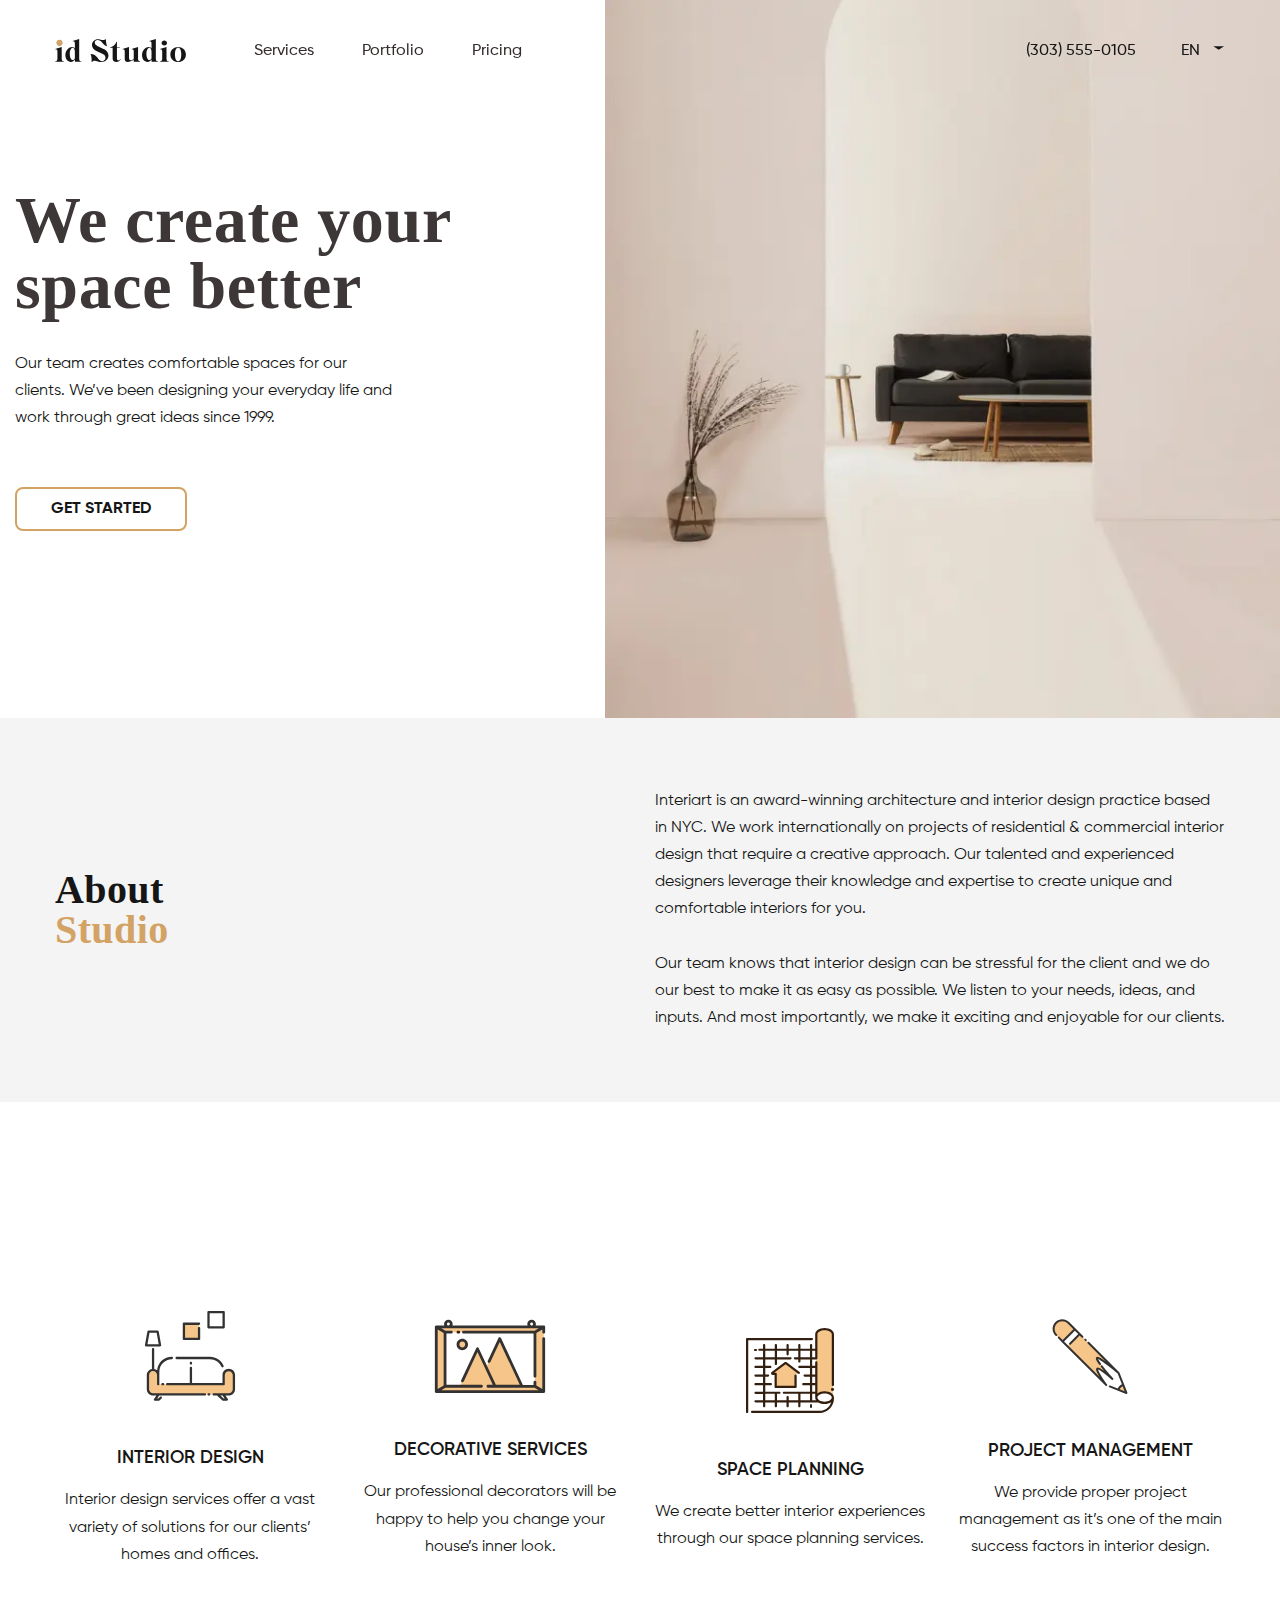
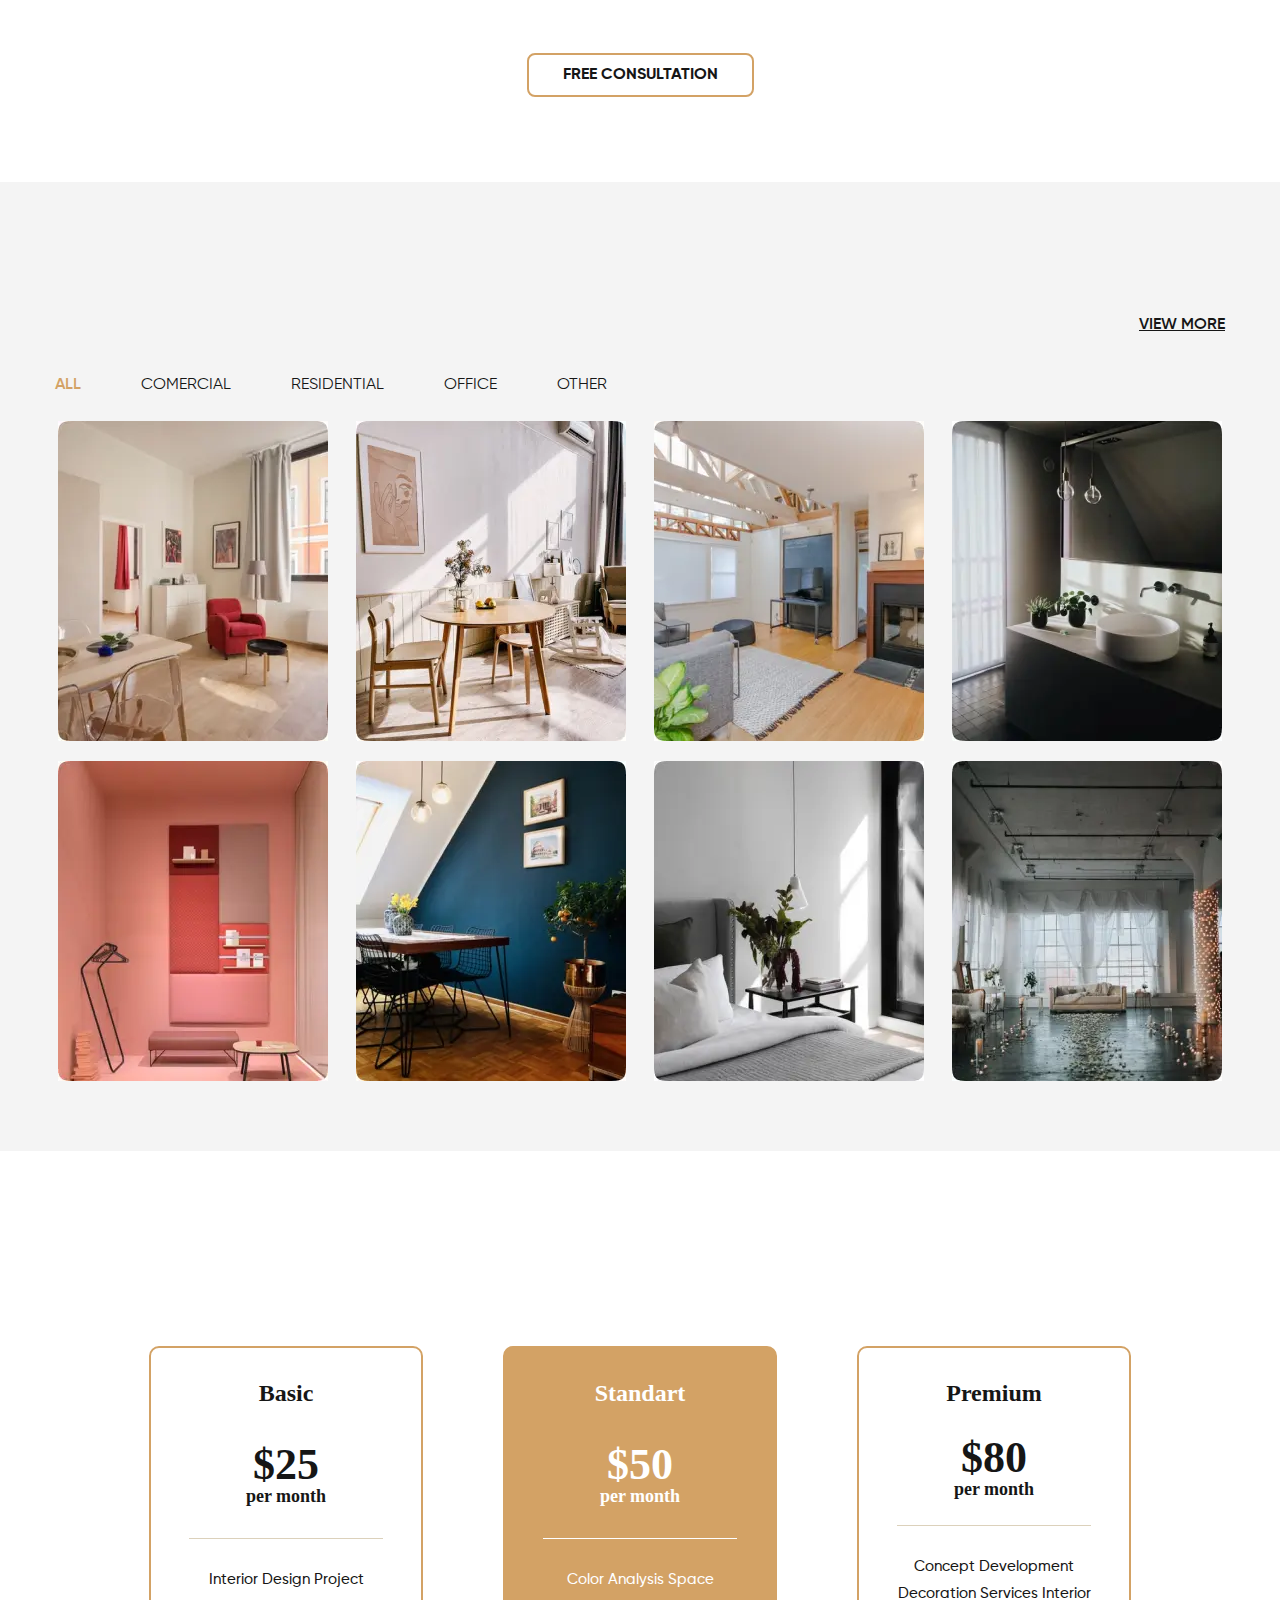
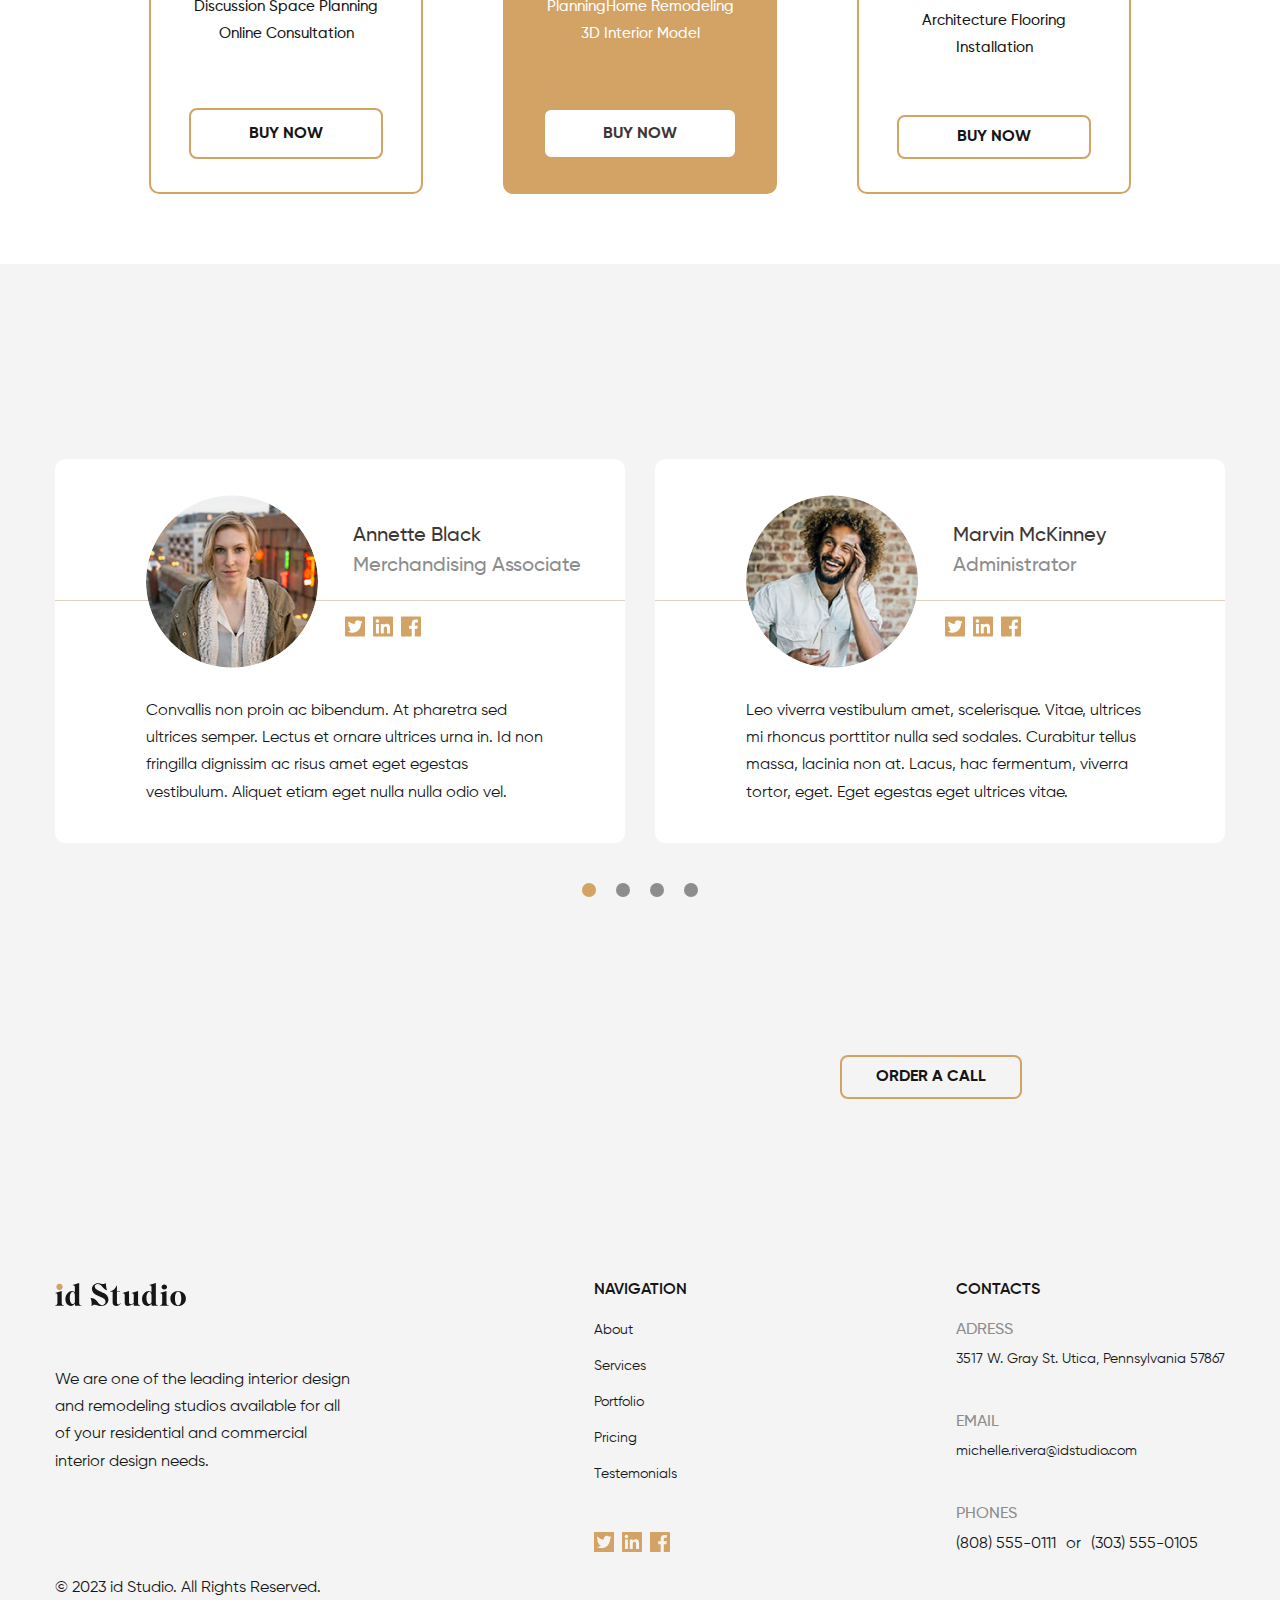
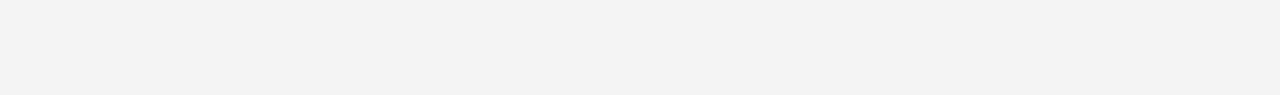
<file: index.html>
<!DOCTYPE html>
<html lang="en">

<head>
	<title>HomePage</title>
	<meta charset="UTF-8">
	<meta name="format-detection" content="telephone=no">
	<!-- <style>body{opacity: 0;}</style> -->
	<link rel="stylesheet" href="css/style.min.css?_v=20240317123130">
	<link rel="shortcut icon" href="favicon.ico">
	<!-- <meta name="robots" content="noindex, nofollow"> -->
	<meta name="viewport" content="width=device-width, initial-scale=1.0">
</head>

<body>
	<section class="wrapper">
		<header class="header">
			<div class="header__container">
				<div class="header__left">
					<a href="#" class="header__logo"><img src="img/logo.svg" alt="Logo"></a>
					<div class="header__menu menu">
						<nav class="menu__body">
							<ul class="menu__list">
								<li class="menu__item"><a href="#" data-goto=".services" class="menu__link">Services</a></li>
								<li class="menu__item"><a href="#" data-goto=".portfolio" class="menu__link">Portfolio</a></li>
								<li class="menu__item"><a href="#" data-goto=".price" class="menu__link">Pricing</a></li>
							</ul>
						</nav>
					</div>
				</div>
				<div class="header__right">
					<div data-da=".menu__body, 470.98" class="header__actions actions-header">
						<a href="tel:3035550105" class="actions-header__phone">(303) 555-0105</a>
						<div class="actions-header__language">
							<div data-spollers class="header__spollers spollers-header">
								<details class="spollers-header__item">
									<summary class="spollers-header__title">EN</summary>
									<div class="spollers-header__body">
										<ul class="spollers-header__list">
											<li class="spollers-header__item">
												<a href="index-ua.html" class="spollers-header__link">ua</a>
											</li>
											<li class="spollers-header__item">
												<a href="#" class="spollers-header__link">de</a>
											</li>
											<li class="spollers-header__item">
												<a href="#" class="spollers-header__link">es</a>
											</li>
										</ul>
									</div>
								</details>
							</div>
						</div>
					</div>
					<button type="button" class="icon-menu"><span></span></button>
				</div>
			</div>
		</header>
		<main class="page">
			<section data-watch class="page__inner-block inner-block">
				<div class="inner-block__container">
					<div class="inner-block__content">
						<h1 class="inner-block__title">We create your space better</h1>
						<div class="inner-block__text">
							<p>Our team creates comfortable spaces for our clients. We’ve been designing your everyday life and work through great ideas since 1999.</p>
						</div>
						<button class="inner-block__button button">Get started</button>
					</div>
				</div>
				<div class="inner-block__image">
					<picture><source srcset="img/inner-block/bg-image.webp" type="image/webp"><img src="img/inner-block/bg-image.png" alt="bg-image"></picture>
				</div>
			</section>
			<section data-watch class="page__about about">
				<div class="about__container">
					<h2 class="about__title title">About <br> <span>Studio</span></h2>
					<div class="about__text">
						<p>
							Interiart is an award-winning architecture and interior design practice based in NYC.
							We work internationally on projects of residential & commercial interior design that require a creative approach.
							Our talented and experienced designers leverage their knowledge and expertise to create unique and comfortable interiors for you.
						</p>
						<br>
						<p>
							Our team knows that interior design can be stressful for the client and we do our best to make it as easy as possible.
							We listen to your needs, ideas, and inputs. And most importantly, we make it exciting and enjoyable for our clients.
						</p>
					</div>
					<button class="about__label">READ MORE</button>
				</div>
			</section>
			<section data-watch="navigator" class="page__services services">
				<div class="services__container">
					<h2 class="services__title title">Our <span>Services</span></h2>
					<div class="services__items">
						<div class="services__item item-service">
							<div class="item-service__image">
								<img src="img/services/interior.svg" alt="interior">
							</div>
							<div class="item-service__content">
								<h3 class="item-service__title">INTERIOR DESIGN</h3>
								<div class="item-service__text">
									<p>
										Interior design services offer a vast variety of solutions for our clients’ homes and offices.
									</p>
								</div>
							</div>
						</div>
						<div class="services__item item-service">
							<div class="item-service__image">
								<img src="img/services/decorative.svg" alt="decorative">
							</div>
							<div class="item-service__content">
								<h3 class="item-service__title">DECORATIVE SERVICES</h3>
								<div class="item-service__text">
									<p>
										Our professional decorators will be happy to help you change your house’s inner look.
									</p>
								</div>
							</div>
						</div>
						<div class="services__item item-service">
							<div class="item-service__image">
								<img src="img/services/planning.svg" alt="planning">
							</div>
							<div class="item-service__content">
								<h3 class="item-service__title">SPACE PLANNING</h3>
								<div class="item-service__text">
									<p>
										We create better interior experiences through our space planning services.
									</p>
								</div>
							</div>
						</div>
						<div class="services__item item-service">
							<div class="item-service__image">
								<img src="img/services/management.svg" alt="management">
							</div>
							<div class="item-service__content">
								<h3 class="item-service__title">PROJECT MANAGEMENT</h3>
								<div class="item-service__text">
									<p>
										We provide proper project management as it’s one of the main success factors in interior design.
									</p>
								</div>
							</div>
						</div>
					</div>
					<a href="#" class="services__button button">Free consultation</a>
				</div>
			</section>
			<section data-watch="navigator" class="page__portfolio portfolio">
				<div class="portfolio__container">
					<h2 class="portfolio__title title">Our <span>Portfolio</span></h2>
					<div data-tabs class="tabs">
						<nav data-tabs-titles class="tabs__navigation">
							<button type="button" class="tabs__title _tab-active">ALL</button>
							<button type="button" class="tabs__title">COMERCIAL</button>
							<button type="button" class="tabs__title">RESIDENTIAL</button>
							<button type="button" class="tabs__title">OFFICE</button>
							<button type="button" class="tabs__title">OTHER</button>
							<a href="#" class="tabs__more">VIEW MORE</a>
						</nav>
						<div data-tabs-body class="tabs__content">
							<div class="tabs__body">
								<div class="tabs__images">
									<a href="#" class="tabs__image">
										<picture><source srcset="img/portfolio/01.webp" type="image/webp"><img src="img/portfolio/01.jpg" alt="image"></picture>
									</a>
									<a href="#" class="tabs__image">
										<picture><source srcset="img/portfolio/02.webp" type="image/webp"><img src="img/portfolio/02.jpg" alt="image"></picture>
									</a>
									<a href="#" class="tabs__image">
										<picture><source srcset="img/portfolio/03.webp" type="image/webp"><img src="img/portfolio/03.jpg" alt="image"></picture>
									</a>
									<a href="#" class="tabs__image">
										<picture><source srcset="img/portfolio/04.webp" type="image/webp"><img src="img/portfolio/04.jpg" alt="image"></picture>
									</a>
									<a href="#" class="tabs__image">
										<picture><source srcset="img/portfolio/05.webp" type="image/webp"><img src="img/portfolio/05.jpg" alt="image"></picture>
									</a>
									<a href="#" class="tabs__image">
										<picture><source srcset="img/portfolio/06.webp" type="image/webp"><img src="img/portfolio/06.jpg" alt="image"></picture>
									</a>
									<a href="#" class="tabs__image">
										<picture><source srcset="img/portfolio/07.webp" type="image/webp"><img src="img/portfolio/07.jpg" alt="image"></picture>
									</a>
									<a href="#" class="tabs__image">
										<picture><source srcset="img/portfolio/08.webp" type="image/webp"><img src="img/portfolio/08.jpg" alt="image"></picture>
									</a>
								</div>
							</div>
							<div class="tabs__body">
								<div class="tabs__images">
									<a href="#" class="tabs__image">
										<picture><source srcset="img/portfolio/01.webp" type="image/webp"><img src="img/portfolio/01.jpg" alt="image"></picture>
									</a>
									<a href="#" class="tabs__image">
										<picture><source srcset="img/portfolio/02.webp" type="image/webp"><img src="img/portfolio/02.jpg" alt="image"></picture>
									</a>
									<a href="#" class="tabs__image">
										<picture><source srcset="img/portfolio/03.webp" type="image/webp"><img src="img/portfolio/03.jpg" alt="image"></picture>
									</a>
									<a href="#" class="tabs__image">
										<picture><source srcset="img/portfolio/04.webp" type="image/webp"><img src="img/portfolio/04.jpg" alt="image"></picture>
									</a>
									<a href="#" class="tabs__image">
										<picture><source srcset="img/portfolio/05.webp" type="image/webp"><img src="img/portfolio/05.jpg" alt="image"></picture>
									</a>
								</div>
							</div>
							<div class="tabs__body">
								<div class="tabs__images">
									<a href="#" class="tabs__image">
										<picture><source srcset="img/portfolio/01.webp" type="image/webp"><img src="img/portfolio/01.jpg" alt="image"></picture>
									</a>
									<a href="#" class="tabs__image">
										<picture><source srcset="img/portfolio/02.webp" type="image/webp"><img src="img/portfolio/02.jpg" alt="image"></picture>
									</a>
									<a href="#" class="tabs__image">
										<picture><source srcset="img/portfolio/03.webp" type="image/webp"><img src="img/portfolio/03.jpg" alt="image"></picture>
									</a>
									<a href="#" class="tabs__image">
										<picture><source srcset="img/portfolio/07.webp" type="image/webp"><img src="img/portfolio/07.jpg" alt="image"></picture>
									</a>
									<a href="#" class="tabs__image">
										<picture><source srcset="img/portfolio/08.webp" type="image/webp"><img src="img/portfolio/08.jpg" alt="image"></picture>
									</a>
								</div>
							</div>
							<div class="tabs__body">
								<div class="tabs__images">
									<a href="#" class="tabs__image">
										<picture><source srcset="img/portfolio/01.webp" type="image/webp"><img src="img/portfolio/01.jpg" alt="image"></picture>
									</a>
									<a href="#" class="tabs__image">
										<picture><source srcset="img/portfolio/02.webp" type="image/webp"><img src="img/portfolio/02.jpg" alt="image"></picture>
									</a>
									<a href="#" class="tabs__image">
										<picture><source srcset="img/portfolio/03.webp" type="image/webp"><img src="img/portfolio/03.jpg" alt="image"></picture>
									</a>
									<a href="#" class="tabs__image">
										<picture><source srcset="img/portfolio/04.webp" type="image/webp"><img src="img/portfolio/04.jpg" alt="image"></picture>
									</a>
									<a href="#" class="tabs__image">
										<picture><source srcset="img/portfolio/06.webp" type="image/webp"><img src="img/portfolio/06.jpg" alt="image"></picture>
									</a>
									<a href="#" class="tabs__image">
										<picture><source srcset="img/portfolio/07.webp" type="image/webp"><img src="img/portfolio/07.jpg" alt="image"></picture>
									</a>
									<a href="#" class="tabs__image">
										<picture><source srcset="img/portfolio/08.webp" type="image/webp"><img src="img/portfolio/08.jpg" alt="image"></picture>
									</a>
								</div>
							</div>
							<div class="tabs__body">
								<div class="tabs__images">
									<a href="#" class="tabs__image">
										<picture><source srcset="img/portfolio/01.webp" type="image/webp"><img src="img/portfolio/01.jpg" alt="image"></picture>
									</a>
									<a href="#" class="tabs__image">
										<picture><source srcset="img/portfolio/05.webp" type="image/webp"><img src="img/portfolio/05.jpg" alt="image"></picture>
									</a>
									<a href="#" class="tabs__image">
										<picture><source srcset="img/portfolio/06.webp" type="image/webp"><img src="img/portfolio/06.jpg" alt="image"></picture>
									</a>
									<a href="#" class="tabs__image">
										<picture><source srcset="img/portfolio/07.webp" type="image/webp"><img src="img/portfolio/07.jpg" alt="image"></picture>
									</a>
									<a href="#" class="tabs__image">
										<picture><source srcset="img/portfolio/08.webp" type="image/webp"><img src="img/portfolio/08.jpg" alt="image"></picture>
									</a>
								</div>
							</div>
						</div>
					</div>
				</div>
			</section>
			<section data-watch="navigator" class="page__price price">
				<div class="price__container">
					<h2 class="price__title title">Our <span>Pricing</span></h2>
					<div class="price__body">
						<div class="price__cards">
							<div class="price__card card-price">
								<h4 class="card-price__title">Basic</h4>
								<div class="card-price__price">$25 <p>per month</p>
								</div>
								<div class="card-price__text">
									<p>Interior Design Project Discussion Space Planning Online Consultation</p>
								</div>
								<button class="card-price__button button">buy now</button>
							</div>
							<div class="price__card card-price card-price--gold">
								<h4 class="card-price__title">Standart</h4>
								<div class="card-price__price">$50 <p>per month</p>
								</div>
								<div class="card-price__text">
									<p>Color Analysis Space PlanningHome Remodeling 3D Interior Model</p>
								</div>
								<button class="card-price__button button">buy now</button>
							</div>
							<div class="price__card card-price">
								<h4 class="card-price__title">Premium</h4>
								<div class="card-price__price">$80<p>per month</p>
								</div>
								<div class="card-price__text">
									<p>Concept Development Decoration Services Interior Architecture Flooring Installation</p>
								</div>
								<button class="card-price__button button">buy now</button>
							</div>
						</div>
					</div>
				</div>
			</section>
			<section data-watch class="page__reviews reviews">
				<div class="reviews__container">
					<h2 class="reviews__title title">What <span>People Say</span></h2>
					<!-- Оболонка слайдера -->
					<div class="reviews__slider swiper">
						<!-- Частина слайдера, що рухається -->
						<div class="reviews__wrapper swiper-wrapper">
							<!-- Слайд -->
							<div class="reviews__slide swiper-slide">
								<div class="swiper-slide__card card-slide">
									<div class="card-slide__top">
										<div class="card-slide__avatar">
											<img src="img/reviews/avatar 1.png" alt="avatar">
										</div>
										<div class="card-slide__info">
											<h4 class="card-slide__name">Annette Black</h4>
											<div class="card-slide__position">Merchandising Associate</div>
											<div class="card-slide__socials socials-card">
												<a href="#" class="socials-card__link">
													<img src="img/reviews/twitter.svg" alt="twitter">
												</a>
												<a href="#" class="socials-card__link">
													<img src="img/reviews/linkedin.svg" alt="linkedin">
												</a>
												<a href="#" class="socials-card__link">
													<img src="img/reviews/facebook.svg" alt="facebook">
												</a>
											</div>
										</div>
									</div>
									<div class="card-slide__bottom">
										<div class="card-slide__text">
											<p>
												Convallis non proin ac bibendum.
												At pharetra sed ultrices semper. Lectus et ornare ultrices urna in.
												Id non fringilla dignissim ac risus amet eget egestas vestibulum.
												Aliquet etiam eget nulla nulla odio vel.
											</p>
										</div>
									</div>
								</div>
							</div>
							<!-- Слайд -->
							<div class="reviews__slide swiper-slide">
								<div class="swiper-slide__card card-slide">
									<div class="card-slide__top">
										<div class="card-slide__avatar">
											<img src="img/reviews/avatar 2.png" alt="avatar">
										</div>
										<div class="card-slide__info">
											<h4 class="card-slide__name">Marvin McKinney</h4>
											<div class="card-slide__position">Administrator</div>
											<div class="card-slide__socials socials-card">
												<a href="#" class="socials-card__link">
													<img src="img/reviews/twitter.svg" alt="twitter">
												</a>
												<a href="#" class="socials-card__link">
													<img src="img/reviews/linkedin.svg" alt="linkedin">
												</a>
												<a href="#" class="socials-card__link">
													<img src="img/reviews/facebook.svg" alt="facebook">
												</a>
											</div>
										</div>
									</div>
									<div class="card-slide__bottom">
										<div class="card-slide__text">
											<p>
												Leo viverra vestibulum amet, scelerisque.
												Vitae, ultrices mi rhoncus porttitor nulla sed sodales.
												Curabitur tellus massa, lacinia non at.
												Lacus, hac fermentum, viverra tortor, eget.
												Eget egestas eget ultrices vitae.
											</p>
										</div>
									</div>
								</div>
							</div>
							<!-- Слайд -->
							<div class="reviews__slide swiper-slide">
								<div class="swiper-slide__card card-slide">
									<div class="card-slide__top">
										<div class="card-slide__avatar">
											<img src="img/reviews/avatar 1.png" alt="avatar">
										</div>
										<div class="card-slide__info">
											<h4 class="card-slide__name">Annette Black</h4>
											<div class="card-slide__position">Merchandising Associate</div>
											<div class="card-slide__socials socials-card">
												<a href="#" class="socials-card__link">
													<img src="img/reviews/twitter.svg" alt="twitter">
												</a>
												<a href="#" class="socials-card__link">
													<img src="img/reviews/linkedin.svg" alt="linkedin">
												</a>
												<a href="#" class="socials-card__link">
													<img src="img/reviews/facebook.svg" alt="facebook">
												</a>
											</div>
										</div>
									</div>
									<div class="card-slide__bottom">
										<div class="card-slide__text">
											<p>
												Convallis non proin ac bibendum.
												At pharetra sed ultrices semper. Lectus et ornare ultrices urna in.
												Id non fringilla dignissim ac risus amet eget egestas vestibulum.
												Aliquet etiam eget nulla nulla odio vel.
											</p>
										</div>
									</div>
								</div>
							</div>
							<!-- Слайд -->
							<div class="reviews__slide swiper-slide">
								<div class="swiper-slide__card card-slide">
									<div class="card-slide__top">
										<div class="card-slide__avatar">
											<img src="img/reviews/avatar 2.png" alt="avatar">
										</div>
										<div class="card-slide__info">
											<h4 class="card-slide__name">Marvin McKinney</h4>
											<div class="card-slide__position">Administrator</div>
											<div class="card-slide__socials socials-card">
												<a href="#" class="socials-card__link">
													<img src="img/reviews/twitter.svg" alt="twitter">
												</a>
												<a href="#" class="socials-card__link">
													<img src="img/reviews/linkedin.svg" alt="linkedin">
												</a>
												<a href="#" class="socials-card__link">
													<img src="img/reviews/facebook.svg" alt="facebook">
												</a>
											</div>
										</div>
									</div>
									<div class="card-slide__bottom">
										<div class="card-slide__text">
											<p>
												Leo viverra vestibulum amet, scelerisque.
												Vitae, ultrices mi rhoncus porttitor nulla sed sodales.
												Curabitur tellus massa, lacinia non at.
												Lacus, hac fermentum, viverra tortor, eget.
												Eget egestas eget ultrices vitae.
											</p>
										</div>
									</div>
								</div>
							</div>
						</div>
						<!-- Якщо потрібна пагінація -->
						<div class="swiper-pagination"></div>
					</div>
				</div>
			</section>
		</main>
		<footer class="footer">
			<section data-watch class="footer__call call-footer">
				<div class="call-footer__container">
					<div class="call-footer__content">
						<h2 class="call-footer__title title">Do you have <span>any question?</span></h2>
						<a href="tel:3035550105" class="call-footer__button button">order a call</a>
					</div>
				</div>
			</section>
			<div class="footer__container">
				<div class="footer__columns">
					<div class="footer__column column-footer">
						<a href="#" class="column-footer__logo">
							<img src="img/logo.svg" alt="logo">
						</a>
						<div class="column-footer__text">
							<p>We are one of the leading interior design and remodeling studios available for all of your residential and commercial interior design needs.</p>
						</div>
						<div class="column-footer__copyright">
							© 2023 id Studio. All Rights Reserved.
						</div>
					</div>
					<div class="footer__column column-footer">
						<div class="column-footer__navigation navigation-footer">
							<div data-spollers="620" class="navigation-footer__spollers spollers-navigation">
								<details class="spollers-navigation__item">
									<summary class="spollers-navigation__title">Navigation</summary>
									<nav class="spollers-navigation__body">
										<ul class="spollers-navigation__list">
											<li class="spollers-navigation__item"><a href="#" class="spollers-navigation__link">About</a></li>
											<li class="spollers-navigation__item"><a href="#" class="spollers-navigation__link">Services</a></li>
											<li class="spollers-navigation__item"><a href="#" class="spollers-navigation__link">Portfolio</a></li>
											<li class="spollers-navigation__item"><a href="#" class="spollers-navigation__link">Pricing</a></li>
											<li class="spollers-navigation__item"><a href="#" class="spollers-navigation__link">Testemonials</a></li>
										</ul>
									</nav>
								</details>
							</div>
						</div>
						<div class="column-footer__social social-footer">
							<a href="#" class="social-footer__link">
								<img src="img/socials/twitter.svg" alt="twitter">
							</a>
							<a href="#" class="social-footer__link">
								<img src="img/socials/linkedin.svg" alt="linkedin">
							</a>
							<a href="#" class="social-footer__link">
								<img src="img/socials/facebook.svg" alt="facebook">
							</a>
						</div>
					</div>
					<div class="footer__column column-footer">
						<div class="column-footer__contacts contacts-footer">
							<div data-spollers="620" class="contacts-footer__spollers spollers-contacts">
								<details class="spollers-contacts__spoller">
									<summary class="spollers-contacts__title">CONTACTS</summary>
									<div class="spollers-contacts__items">
										<div class="spollers-contacts__item item-contacts">
											<div class="item-contacts__label">ADRESS</div>
											<div class="item-contacts__text">3517 W. Gray St. Utica, Pennsylvania 57867</div>
										</div>
										<div class="spollers-contacts__item item-contacts">
											<div class="item-contacts__label">EMAIL</div>
											<a href="michelle.rivera@idstudio.com" class="item-contacts__text">michelle.rivera@idstudio.com</a>
										</div>
										<div class="spollers-contacts__item item-contacts">
											<div class="item-contacts__label">PHONES</div>
											<div class="item-contacts__phones">
												<a href="tel:8085550111" class="item-contacts__link">(808) 555-0111</a>
												<p>or</p>
												<a href="tel:3035550105" class="item-contacts__link">(303) 555-0105</a>
											</div>
										</div>
									</div>
								</details>
							</div>
						</div>
					</div>
				</div>
			</div>
		</footer>
		</div>
		<script src="js/app.min.js?_v=20240317123130"></script>
</body>

</html>
</file>
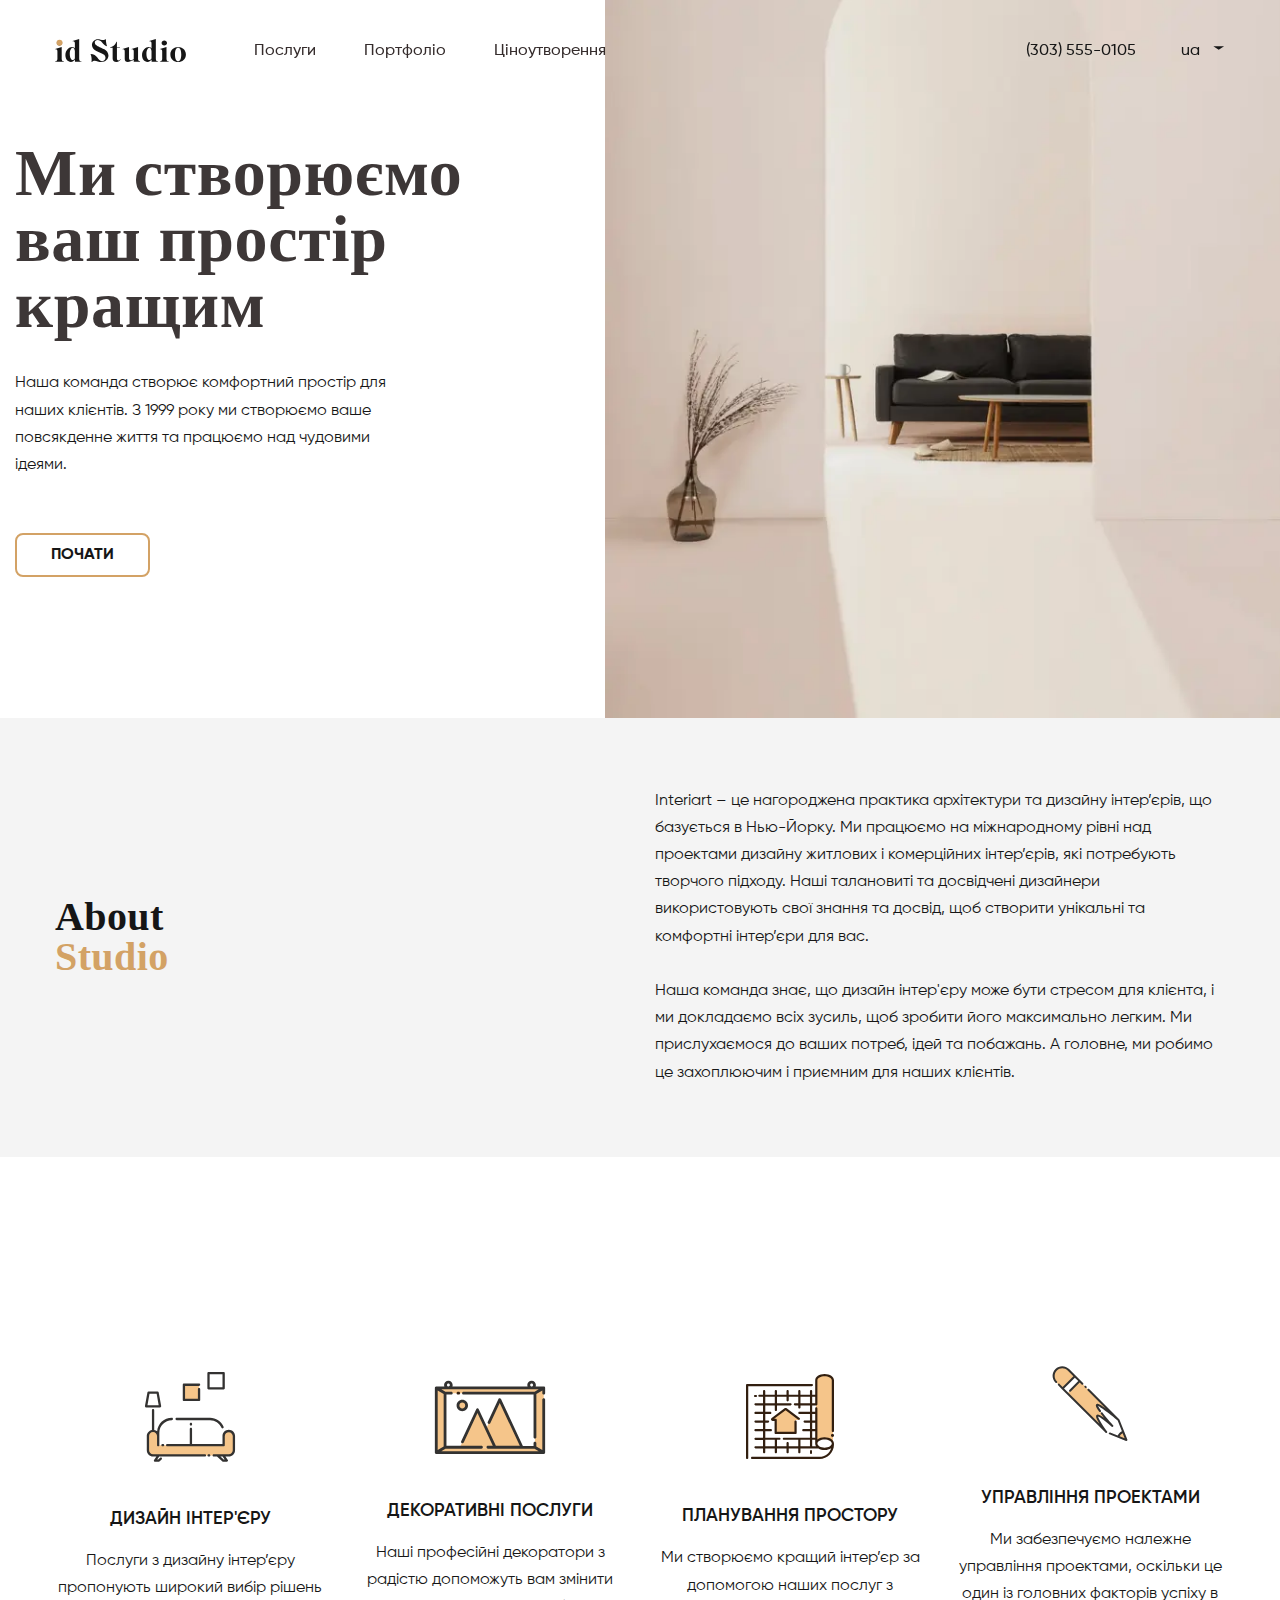
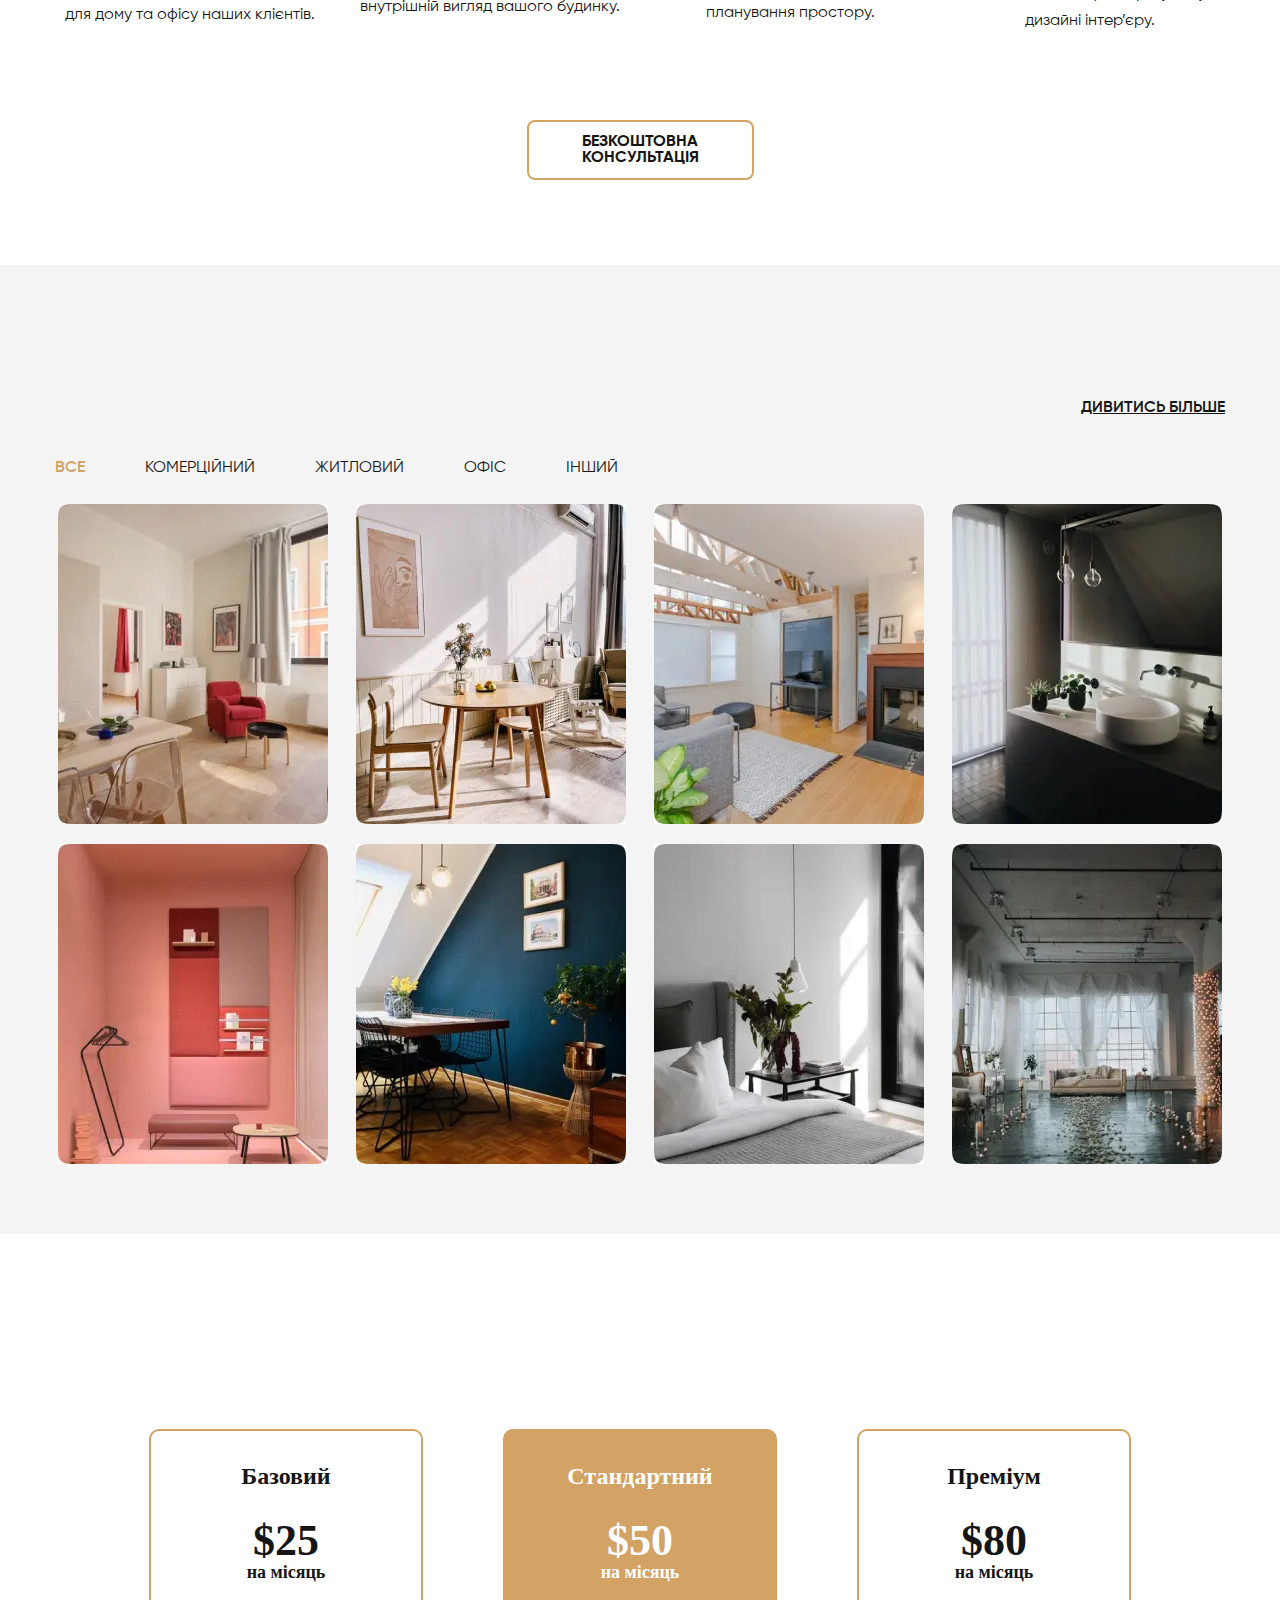
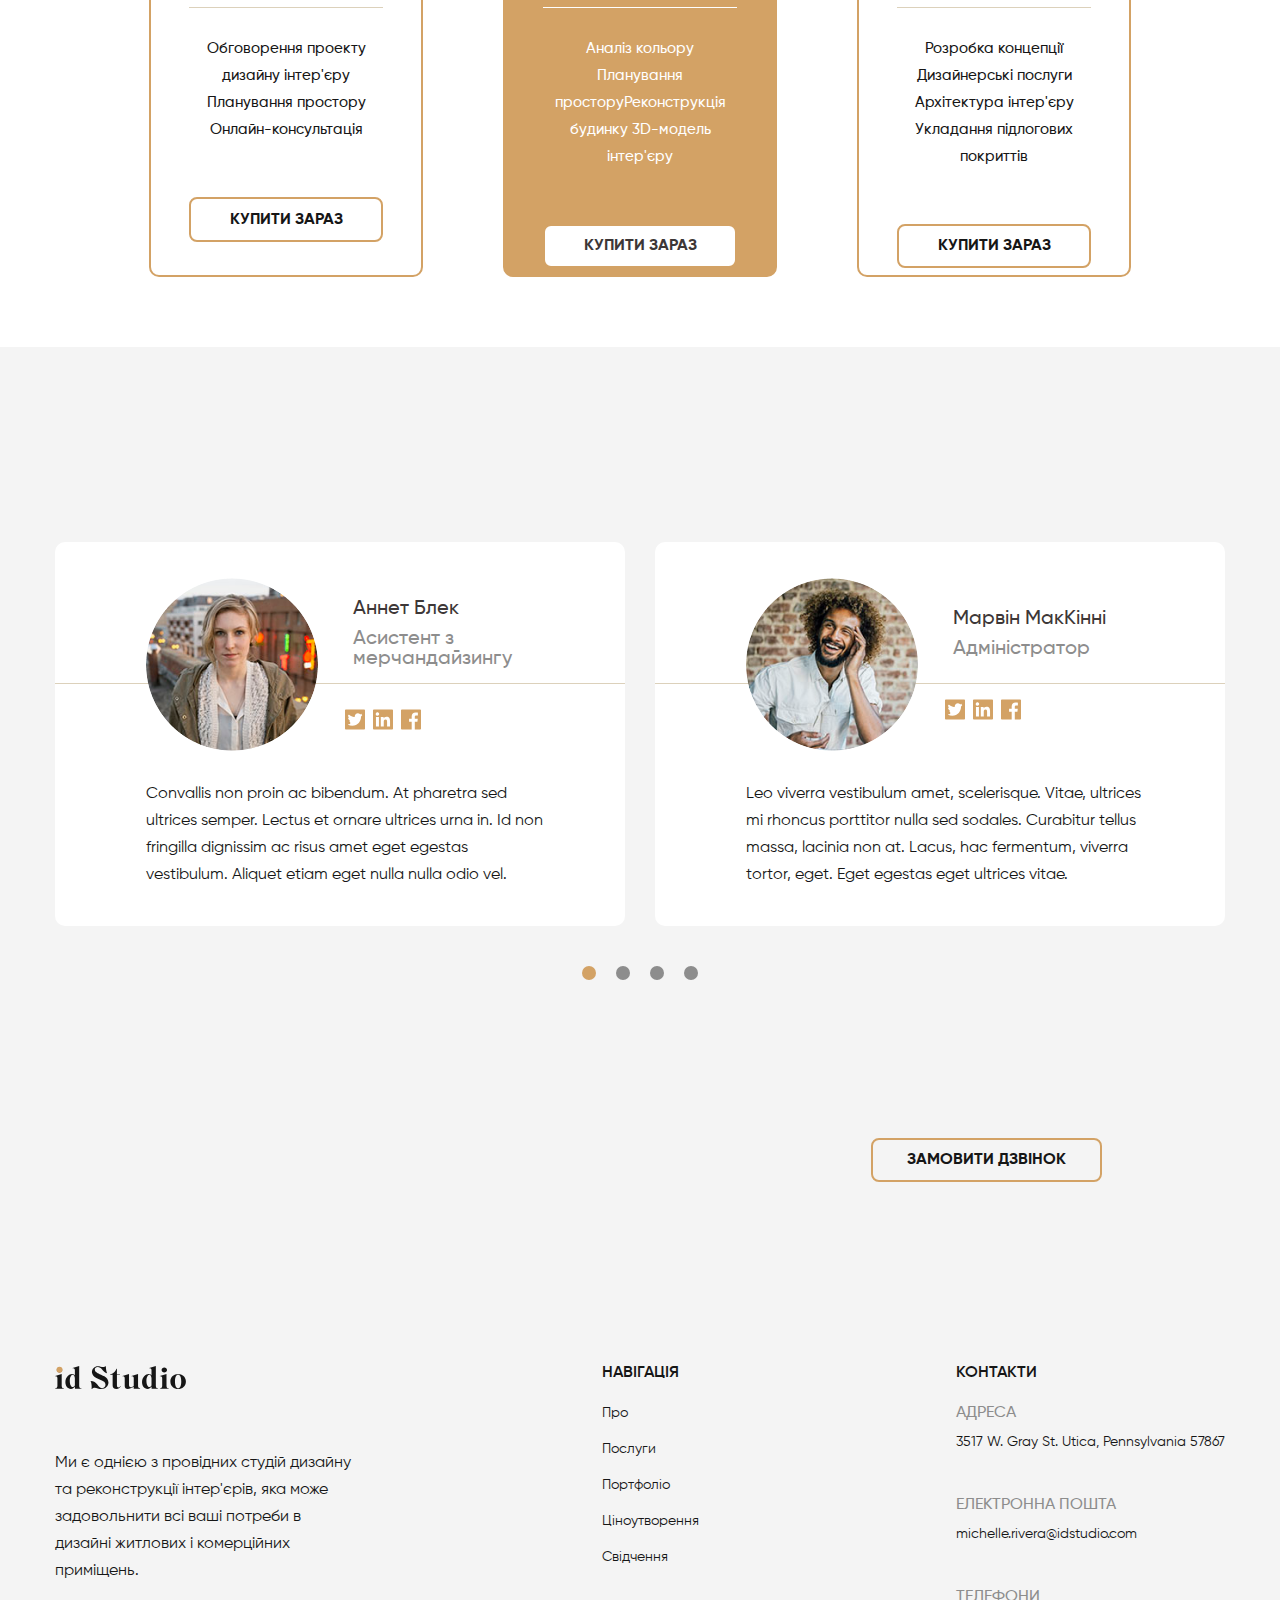
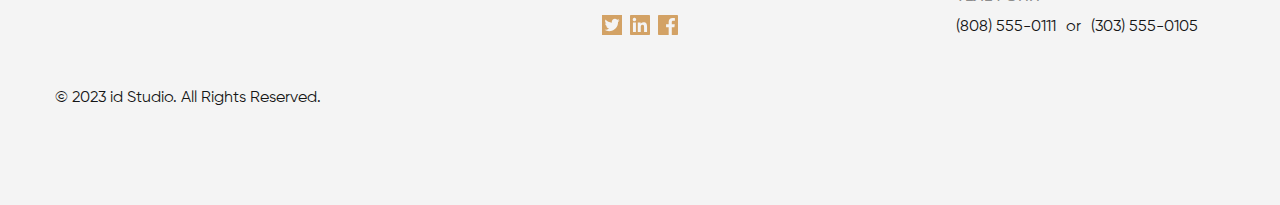
<file: index-ua.html>
<!DOCTYPE html>
<html lang="uk">

<head>
	<title>Головна сторінка</title>
	<meta charset="UTF-8">
	<meta name="format-detection" content="telephone=no">
	<!-- <style>body{opacity: 0;}</style> -->
	<link rel="stylesheet" href="css/style.min.css?_v=20240317123130">
	<link rel="shortcut icon" href="favicon.ico">
	<!-- <meta name="robots" content="noindex, nofollow"> -->
	<meta name="viewport" content="width=device-width, initial-scale=1.0">
</head>

<body>
	<section class="wrapper">
		<header class="header">
			<div class="header__container">
				<div class="header__left">
					<a href="#" class="header__logo"><img src="img/logo.svg" alt="Logo"></a>
					<div class="header__menu menu">
						<nav class="menu__body">
							<ul class="menu__list">
								<li class="menu__item"><a href="#" data-goto=".services" class="menu__link">Послуги</a></li>
								<li class="menu__item"><a href="#" data-goto=".portfolio" class="menu__link">Портфоліо</a></li>
								<li class="menu__item"><a href="#" data-goto=".price" class="menu__link">Ціноутворення</a></li>
							</ul>
						</nav>
					</div>
				</div>
				<div class="header__right">
					<div data-da=".menu__body, 470.98" class="header__actions actions-header">
						<a href="tel:3035550105" class="actions-header__phone">(303) 555-0105</a>
						<div class="actions-header__language">
							<div data-spollers class="header__spollers spollers-header">
								<details class="spollers-header__item">
									<summary class="spollers-header__title">ua</summary>
									<div class="spollers-header__body">
										<ul class="spollers-header__list">
											<li class="spollers-header__item">
												<a href=".index.html" class="spollers-header__link">en</a>
											</li>
											<li class="spollers-header__item">
												<a href="#" class="spollers-header__link">de</a>
											</li>
											<li class="spollers-header__item">
												<a href="#" class="spollers-header__link">es</a>
											</li>
										</ul>
									</div>
								</details>
							</div>
						</div>
					</div>
					<button type="button" class="icon-menu"><span></span></button>
				</div>
			</div>
		</header>
		<main class="page">
			<section data-watch class="page__inner-block inner-block">
				<div class="inner-block__container">
					<div class="inner-block__content">
						<h1 class="inner-block__title">Ми створюємо ваш простір кращим</h1>
						<div class="inner-block__text">
							<p>Наша команда створює комфортний простір для наших клієнтів. З 1999 року ми створюємо ваше повсякденне життя та працюємо над чудовими ідеями.</p>
						</div>
						<button class="inner-block__button button">ПОЧАТИ</button>
					</div>
				</div>
				<div class="inner-block__image">
					<picture><source srcset="img/inner-block/bg-image.webp" type="image/webp"><img src="img/inner-block/bg-image.png" alt="bg-image"></picture>
				</div>
			</section>
			<section data-watch class="page__about about">
				<div class="about__container">
					<h2 class="about__title title">About <br> <span>Studio</span></h2>
					<div class="about__text">
						<p>
							Interiart – це нагороджена практика архітектури та дизайну інтер’єрів, що базується в Нью-Йорку. Ми працюємо на міжнародному рівні над проектами дизайну житлових і комерційних інтер’єрів, які потребують творчого підходу.
							Наші талановиті та досвідчені дизайнери використовують свої знання та досвід, щоб створити унікальні та комфортні інтер’єри для вас.
						</p>
						<br>
						<p>
							Наша команда знає, що дизайн інтер'єру може бути стресом для клієнта, і ми докладаємо всіх зусиль, щоб зробити його максимально легким. Ми прислухаємося до ваших потреб, ідей та побажань.
							А головне, ми робимо це захоплюючим і приємним для наших клієнтів.
						</p>
					</div>
					<button class="about__label">ЧИТАТИ БІЛЬШЕ</button>
				</div>
			</section>
			<section data-watch="navigator" class="page__services services">
				<div class="services__container">
					<h2 class="services__title title">Наше <span>Послуги</span></h2>
					<div class="services__items">
						<div class="services__item item-service">
							<div class="item-service__image">
								<img src="img/services/interior.svg" alt="interior">
							</div>
							<div class="item-service__content">
								<h3 class="item-service__title">ДИЗАЙН ІНТЕР'ЄРУ</h3>
								<div class="item-service__text">
									<p>
										Послуги з дизайну інтер’єру пропонують широкий вибір рішень для дому та офісу наших клієнтів.
									</p>
								</div>
							</div>
						</div>
						<div class="services__item item-service">
							<div class="item-service__image">
								<img src="img/services/decorative.svg" alt="decorative">
							</div>
							<div class="item-service__content">
								<h3 class="item-service__title">ДЕКОРАТИВНІ ПОСЛУГИ</h3>
								<div class="item-service__text">
									<p>
										Наші професійні декоратори з радістю допоможуть вам змінити внутрішній вигляд вашого будинку.
									</p>
								</div>
							</div>
						</div>
						<div class="services__item item-service">
							<div class="item-service__image">
								<img src="img/services/planning.svg" alt="planning">
							</div>
							<div class="item-service__content">
								<h3 class="item-service__title">ПЛАНУВАННЯ ПРОСТОРУ</h3>
								<div class="item-service__text">
									<p>
										Ми створюємо кращий інтер’єр за допомогою наших послуг з планування простору.
									</p>
								</div>
							</div>
						</div>
						<div class="services__item item-service">
							<div class="item-service__image">
								<img src="img/services/management.svg" alt="management">
							</div>
							<div class="item-service__content">
								<h3 class="item-service__title">УПРАВЛІННЯ ПРОЕКТАМИ</h3>
								<div class="item-service__text">
									<p>
										Ми забезпечуємо належне управління проектами, оскільки це один із головних факторів успіху в дизайні інтер’єру.
									</p>
								</div>
							</div>
						</div>
					</div>
					<a href="#" class="services__button button">БЕЗКОШТОВНА КОНСУЛЬТАЦІЯ</a>
				</div>
			</section>
			<section data-watch="navigator" class="page__portfolio portfolio">
				<div class="portfolio__container">
					<h2 class="portfolio__title title">Наше <span>портфоліо</span></h2>
					<div data-tabs class="tabs">
						<nav data-tabs-titles class="tabs__navigation">
							<button type="button" class="tabs__title _tab-active">ВСЕ</button>
							<button type="button" class="tabs__title">КОМЕРЦІЙНИЙ</button>
							<button type="button" class="tabs__title">ЖИТЛОВИЙ</button>
							<button type="button" class="tabs__title">ОФІС</button>
							<button type="button" class="tabs__title">ІНШИЙ</button>
							<a href="#" class="tabs__more">ДИВИТИСЬ БІЛЬШЕ</a>
						</nav>
						<div data-tabs-body class="tabs__content">
							<div class="tabs__body">
								<div class="tabs__images">
									<a href="#" class="tabs__image">
										<picture><source srcset="img/portfolio/01.webp" type="image/webp"><img src="img/portfolio/01.jpg" alt="image"></picture>
									</a>
									<a href="#" class="tabs__image">
										<picture><source srcset="img/portfolio/02.webp" type="image/webp"><img src="img/portfolio/02.jpg" alt="image"></picture>
									</a>
									<a href="#" class="tabs__image">
										<picture><source srcset="img/portfolio/03.webp" type="image/webp"><img src="img/portfolio/03.jpg" alt="image"></picture>
									</a>
									<a href="#" class="tabs__image">
										<picture><source srcset="img/portfolio/04.webp" type="image/webp"><img src="img/portfolio/04.jpg" alt="image"></picture>
									</a>
									<a href="#" class="tabs__image">
										<picture><source srcset="img/portfolio/05.webp" type="image/webp"><img src="img/portfolio/05.jpg" alt="image"></picture>
									</a>
									<a href="#" class="tabs__image">
										<picture><source srcset="img/portfolio/06.webp" type="image/webp"><img src="img/portfolio/06.jpg" alt="image"></picture>
									</a>
									<a href="#" class="tabs__image">
										<picture><source srcset="img/portfolio/07.webp" type="image/webp"><img src="img/portfolio/07.jpg" alt="image"></picture>
									</a>
									<a href="#" class="tabs__image">
										<picture><source srcset="img/portfolio/08.webp" type="image/webp"><img src="img/portfolio/08.jpg" alt="image"></picture>
									</a>
								</div>
							</div>
							<div class="tabs__body">
								<div class="tabs__images">
									<a href="#" class="tabs__image">
										<picture><source srcset="img/portfolio/01.webp" type="image/webp"><img src="img/portfolio/01.jpg" alt="image"></picture>
									</a>
									<a href="#" class="tabs__image">
										<picture><source srcset="img/portfolio/02.webp" type="image/webp"><img src="img/portfolio/02.jpg" alt="image"></picture>
									</a>
									<a href="#" class="tabs__image">
										<picture><source srcset="img/portfolio/03.webp" type="image/webp"><img src="img/portfolio/03.jpg" alt="image"></picture>
									</a>
									<a href="#" class="tabs__image">
										<picture><source srcset="img/portfolio/04.webp" type="image/webp"><img src="img/portfolio/04.jpg" alt="image"></picture>
									</a>
									<a href="#" class="tabs__image">
										<picture><source srcset="img/portfolio/05.webp" type="image/webp"><img src="img/portfolio/05.jpg" alt="image"></picture>
									</a>
								</div>
							</div>
							<div class="tabs__body">
								<div class="tabs__images">
									<a href="#" class="tabs__image">
										<picture><source srcset="img/portfolio/01.webp" type="image/webp"><img src="img/portfolio/01.jpg" alt="image"></picture>
									</a>
									<a href="#" class="tabs__image">
										<picture><source srcset="img/portfolio/02.webp" type="image/webp"><img src="img/portfolio/02.jpg" alt="image"></picture>
									</a>
									<a href="#" class="tabs__image">
										<picture><source srcset="img/portfolio/03.webp" type="image/webp"><img src="img/portfolio/03.jpg" alt="image"></picture>
									</a>
									<a href="#" class="tabs__image">
										<picture><source srcset="img/portfolio/07.webp" type="image/webp"><img src="img/portfolio/07.jpg" alt="image"></picture>
									</a>
									<a href="#" class="tabs__image">
										<picture><source srcset="img/portfolio/08.webp" type="image/webp"><img src="img/portfolio/08.jpg" alt="image"></picture>
									</a>
								</div>
							</div>
							<div class="tabs__body">
								<div class="tabs__images">
									<a href="#" class="tabs__image">
										<picture><source srcset="img/portfolio/01.webp" type="image/webp"><img src="img/portfolio/01.jpg" alt="image"></picture>
									</a>
									<a href="#" class="tabs__image">
										<picture><source srcset="img/portfolio/02.webp" type="image/webp"><img src="img/portfolio/02.jpg" alt="image"></picture>
									</a>
									<a href="#" class="tabs__image">
										<picture><source srcset="img/portfolio/03.webp" type="image/webp"><img src="img/portfolio/03.jpg" alt="image"></picture>
									</a>
									<a href="#" class="tabs__image">
										<picture><source srcset="img/portfolio/04.webp" type="image/webp"><img src="img/portfolio/04.jpg" alt="image"></picture>
									</a>
									<a href="#" class="tabs__image">
										<picture><source srcset="img/portfolio/06.webp" type="image/webp"><img src="img/portfolio/06.jpg" alt="image"></picture>
									</a>
									<a href="#" class="tabs__image">
										<picture><source srcset="img/portfolio/07.webp" type="image/webp"><img src="img/portfolio/07.jpg" alt="image"></picture>
									</a>
									<a href="#" class="tabs__image">
										<picture><source srcset="img/portfolio/08.webp" type="image/webp"><img src="img/portfolio/08.jpg" alt="image"></picture>
									</a>
								</div>
							</div>
							<div class="tabs__body">
								<div class="tabs__images">
									<a href="#" class="tabs__image">
										<picture><source srcset="img/portfolio/01.webp" type="image/webp"><img src="img/portfolio/01.jpg" alt="image"></picture>
									</a>
									<a href="#" class="tabs__image">
										<picture><source srcset="img/portfolio/05.webp" type="image/webp"><img src="img/portfolio/05.jpg" alt="image"></picture>
									</a>
									<a href="#" class="tabs__image">
										<picture><source srcset="img/portfolio/06.webp" type="image/webp"><img src="img/portfolio/06.jpg" alt="image"></picture>
									</a>
									<a href="#" class="tabs__image">
										<picture><source srcset="img/portfolio/07.webp" type="image/webp"><img src="img/portfolio/07.jpg" alt="image"></picture>
									</a>
									<a href="#" class="tabs__image">
										<picture><source srcset="img/portfolio/08.webp" type="image/webp"><img src="img/portfolio/08.jpg" alt="image"></picture>
									</a>
								</div>
							</div>
						</div>
					</div>
				</div>
			</section>
			<section data-watch="navigator" class="page__price price">
				<div class="price__container">
					<h2 class="price__title title">Наші <span>ціни</span></h2>
					<div class="price__body">
						<div class="price__cards">
							<div class="price__card card-price">
								<h4 class="card-price__title">Базовий</h4>
								<div class="card-price__price">$25 <p>на місяць</p>
								</div>
								<div class="card-price__text">
									<p>Обговорення проекту дизайну інтер'єру Планування простору Онлайн-консультація</p>
								</div>
								<button class="card-price__button button">купити зараз</button>
							</div>
							<div class="price__card card-price card-price--gold">
								<h4 class="card-price__title">Стандартний</h4>
								<div class="card-price__price">$50 <p>на місяць</p>
								</div>
								<div class="card-price__text">
									<p>Аналіз кольору Планування просторуРеконструкція будинку 3D-модель інтер'єру</p>
								</div>
								<button class="card-price__button button">купити зараз</button>
							</div>
							<div class="price__card card-price">
								<h4 class="card-price__title">Преміум</h4>
								<div class="card-price__price">$80<p>на місяць</p>
								</div>
								<div class="card-price__text">
									<p>Розробка концепції Дизайнерські послуги Архітектура інтер'єру Укладання підлогових покриттів</p>
								</div>
								<button class="card-price__button button">купити зараз</button>
							</div>
						</div>
					</div>
				</div>
			</section>
			<section data-watch class="page__reviews reviews">
				<div class="reviews__container">
					<h2 class="reviews__title title">Що <span>Люди кажуть</span></h2>
					<!-- Оболонка слайдера -->
					<div class="reviews__slider swiper">
						<!-- Частина слайдера, що рухається -->
						<div class="reviews__wrapper swiper-wrapper">
							<!-- Слайд -->
							<div class="reviews__slide swiper-slide">
								<div class="swiper-slide__card card-slide">
									<div class="card-slide__top">
										<div class="card-slide__avatar">
											<img src="img/reviews/avatar 1.png" alt="avatar">
										</div>
										<div class="card-slide__info">
											<h4 class="card-slide__name">Аннет Блек</h4>
											<div class="card-slide__position">Асистент з мерчандайзингу</div>
											<div class="card-slide__socials socials-card">
												<a href="#" class="socials-card__link">
													<img src="img/reviews/twitter.svg" alt="twitter">
												</a>
												<a href="#" class="socials-card__link">
													<img src="img/reviews/linkedin.svg" alt="linkedin">
												</a>
												<a href="#" class="socials-card__link">
													<img src="img/reviews/facebook.svg" alt="facebook">
												</a>
											</div>
										</div>
									</div>
									<div class="card-slide__bottom">
										<div class="card-slide__text">
											<p>
												Convallis non proin ac bibendum.
												At pharetra sed ultrices semper. Lectus et ornare ultrices urna in.
												Id non fringilla dignissim ac risus amet eget egestas vestibulum.
												Aliquet etiam eget nulla nulla odio vel.
											</p>
										</div>
									</div>
								</div>
							</div>
							<!-- Слайд -->
							<div class="reviews__slide swiper-slide">
								<div class="swiper-slide__card card-slide">
									<div class="card-slide__top">
										<div class="card-slide__avatar">
											<img src="img/reviews/avatar 2.png" alt="avatar">
										</div>
										<div class="card-slide__info">
											<h4 class="card-slide__name">Марвін МакКінні</h4>
											<div class="card-slide__position">Адміністратор</div>
											<div class="card-slide__socials socials-card">
												<a href="#" class="socials-card__link">
													<img src="img/reviews/twitter.svg" alt="twitter">
												</a>
												<a href="#" class="socials-card__link">
													<img src="img/reviews/linkedin.svg" alt="linkedin">
												</a>
												<a href="#" class="socials-card__link">
													<img src="img/reviews/facebook.svg" alt="facebook">
												</a>
											</div>
										</div>
									</div>
									<div class="card-slide__bottom">
										<div class="card-slide__text">
											<p>
												Leo viverra vestibulum amet, scelerisque.
												Vitae, ultrices mi rhoncus porttitor nulla sed sodales.
												Curabitur tellus massa, lacinia non at.
												Lacus, hac fermentum, viverra tortor, eget.
												Eget egestas eget ultrices vitae.
											</p>
										</div>
									</div>
								</div>
							</div>
							<!-- Слайд -->
							<div class="reviews__slide swiper-slide">
								<div class="swiper-slide__card card-slide">
									<div class="card-slide__top">
										<div class="card-slide__avatar">
											<img src="img/reviews/avatar 1.png" alt="avatar">
										</div>
										<div class="card-slide__info">
											<h4 class="card-slide__name">Аннет Блек</h4>
											<div class="card-slide__position">Асистент з мерчандайзингу</div>
											<div class="card-slide__socials socials-card">
												<a href="#" class="socials-card__link">
													<img src="img/reviews/twitter.svg" alt="twitter">
												</a>
												<a href="#" class="socials-card__link">
													<img src="img/reviews/linkedin.svg" alt="linkedin">
												</a>
												<a href="#" class="socials-card__link">
													<img src="img/reviews/facebook.svg" alt="facebook">
												</a>
											</div>
										</div>
									</div>
									<div class="card-slide__bottom">
										<div class="card-slide__text">
											<p>
												Convallis non proin ac bibendum.
												At pharetra sed ultrices semper. Lectus et ornare ultrices urna in.
												Id non fringilla dignissim ac risus amet eget egestas vestibulum.
												Aliquet etiam eget nulla nulla odio vel.
											</p>
										</div>
									</div>
								</div>
							</div>
							<!-- Слайд -->
							<div class="reviews__slide swiper-slide">
								<div class="swiper-slide__card card-slide">
									<div class="card-slide__top">
										<div class="card-slide__avatar">
											<img src="img/reviews/avatar 2.png" alt="avatar">
										</div>
										<div class="card-slide__info">
											<h4 class="card-slide__name">Марвін МакКінні</h4>
											<div class="card-slide__position">Адміністратор</div>
											<div class="card-slide__socials socials-card">
												<a href="#" class="socials-card__link">
													<img src="img/reviews/twitter.svg" alt="twitter">
												</a>
												<a href="#" class="socials-card__link">
													<img src="img/reviews/linkedin.svg" alt="linkedin">
												</a>
												<a href="#" class="socials-card__link">
													<img src="img/reviews/facebook.svg" alt="facebook">
												</a>
											</div>
										</div>
									</div>
									<div class="card-slide__bottom">
										<div class="card-slide__text">
											<p>
												Leo viverra vestibulum amet, scelerisque.
												Vitae, ultrices mi rhoncus porttitor nulla sed sodales.
												Curabitur tellus massa, lacinia non at.
												Lacus, hac fermentum, viverra tortor, eget.
												Eget egestas eget ultrices vitae.
											</p>
										</div>
									</div>
								</div>
							</div>
						</div>
						<!-- Якщо потрібна пагінація -->
						<div class="swiper-pagination"></div>
					</div>
				</div>
			</section>
		</main>
		<footer class="footer">
			<section data-watch class="footer__call call-footer">
				<div class="call-footer__container">
					<div class="call-footer__content">
						<h2 class="call-footer__title title">У вас є <span>будь-яке питання ?</span></h2>
						<a href="tel:3035550105" class="call-footer__button button">замовити дзвінок</a>
					</div>
				</div>
			</section>
			<div class="footer__container">
				<div class="footer__columns">
					<div class="footer__column column-footer">
						<a href="#" class="column-footer__logo">
							<img src="img/logo.svg" alt="logo">
						</a>
						<div class="column-footer__text">
							<p>Ми є однією з провідних студій дизайну та реконструкції інтер'єрів, яка може задовольнити всі ваші потреби в дизайні житлових і комерційних приміщень.</p>
						</div>
						<div class="column-footer__copyright">
							© 2023 id Studio. All Rights Reserved.
						</div>
					</div>
					<div class="footer__column column-footer">
						<div class="column-footer__navigation navigation-footer">
							<div data-spollers="620" class="navigation-footer__spollers spollers-navigation">
								<details class="spollers-navigation__item">
									<summary class="spollers-navigation__title">Навігація</summary>
									<nav class="spollers-navigation__body">
										<ul class="spollers-navigation__list">
											<li class="spollers-navigation__item"><a href="#" class="spollers-navigation__link">Про</a></li>
											<li class="spollers-navigation__item"><a href="#" class="spollers-navigation__link">Послуги</a></li>
											<li class="spollers-navigation__item"><a href="#" class="spollers-navigation__link">Портфоліо</a></li>
											<li class="spollers-navigation__item"><a href="#" class="spollers-navigation__link">Ціноутворення</a></li>
											<li class="spollers-navigation__item"><a href="#" class="spollers-navigation__link">Свідчення</a></li>
										</ul>
									</nav>
								</details>
							</div>
						</div>
						<div class="column-footer__social social-footer">
							<a href="#" class="social-footer__link">
								<img src="img/socials/twitter.svg" alt="twitter">
							</a>
							<a href="#" class="social-footer__link">
								<img src="img/socials/linkedin.svg" alt="linkedin">
							</a>
							<a href="#" class="social-footer__link">
								<img src="img/socials/facebook.svg" alt="facebook">
							</a>
						</div>
					</div>
					<div class="footer__column column-footer">
						<div class="column-footer__contacts contacts-footer">
							<div data-spollers="620" class="contacts-footer__spollers spollers-contacts">
								<details class="spollers-contacts__spoller">
									<summary class="spollers-contacts__title">КОНТАКТИ</summary>
									<div class="spollers-contacts__items">
										<div class="spollers-contacts__item item-contacts">
											<div class="item-contacts__label">АДРЕСА</div>
											<div class="item-contacts__text">3517 W. Gray St. Utica, Pennsylvania 57867</div>
										</div>
										<div class="spollers-contacts__item item-contacts">
											<div class="item-contacts__label">ЕЛЕКТРОННА ПОШТА</div>
											<a href="michelle.rivera@idstudio.com" class="item-contacts__text">michelle.rivera@idstudio.com</a>
										</div>
										<div class="spollers-contacts__item item-contacts">
											<div class="item-contacts__label">ТЕЛЕФОНИ</div>
											<div class="item-contacts__phones">
												<a href="tel:8085550111" class="item-contacts__link">(808) 555-0111</a>
												<p>or</p>
												<a href="tel:3035550105" class="item-contacts__link">(303) 555-0105</a>
											</div>
										</div>
									</div>
								</details>
							</div>
						</div>
					</div>
				</div>
			</div>
		</footer>
		</div>
		<script src="js/app.min.js?_v=20240317123130"></script>
</body>

</html>
</file>
<file: css/style.min.css>
@charset "UTF-8";@font-face{font-family:Gilroy;font-display:swap;src:url(../fonts/Gilroy-Bold.woff2) format("woff2"),url(../fonts/Gilroy-Bold.woff) format("woff");font-weight:700;font-style:normal}@font-face{font-family:Gilroy;font-display:swap;src:url(../fonts/Gilroy-Regular.woff2) format("woff2"),url(../fonts/Gilroy-Regular.woff) format("woff");font-weight:400;font-style:normal}@font-face{font-family:Gilroy;font-display:swap;src:url(../fonts/Gilroy-Medium.woff2) format("woff2"),url(../fonts/Gilroy-Medium.woff) format("woff");font-weight:500;font-style:normal}@font-face{font-family:Gilroy;font-display:swap;src:url(../fonts/Gilroy-SemiBold.woff2) format("woff2"),url(../fonts/Gilroy-SemiBold.woff) format("woff");font-weight:600;font-style:normal}*{padding:0;margin:0;border:0}*,:after,:before{-webkit-box-sizing:border-box;box-sizing:border-box}body,html{height:100%;min-width:320px}body{color:#161616;line-height:1;font-family:Gilroy;font-size:1rem;-ms-text-size-adjust:100%;-moz-text-size-adjust:100%;-webkit-text-size-adjust:100%;-webkit-font-smoothing:antialiased;-moz-osx-font-smoothing:grayscale}button,input,textarea{font-family:Gilroy;font-size:inherit;line-height:inherit}button{cursor:pointer;color:inherit;background-color:transparent}a{color:inherit;text-decoration:none}ul li{list-style:none}img{vertical-align:top}h1,h2,h3,h4,h5,h6{font-weight:inherit;font-size:inherit}body{font-weight:400}.lock body{overflow:hidden;-ms-touch-action:none;touch-action:none;-ms-scroll-chaining:none;overscroll-behavior:none}.loaded body{opacity:1;-webkit-transition:opacity .3s;transition:opacity .3s}.wrapper{min-height:100%;display:-webkit-box;display:-ms-flexbox;display:flex;-webkit-box-orient:vertical;-webkit-box-direction:normal;-ms-flex-direction:column;flex-direction:column;overflow:hidden}@supports (overflow:clip){.wrapper{overflow:clip}}.wrapper>main{-webkit-box-flex:1;-ms-flex:1 1 auto;flex:1 1 auto}.wrapper>*{min-width:0}[class*=__container]{max-width:75rem;margin:0 auto;padding:0 .9375rem}.button{display:-webkit-inline-box;display:-ms-inline-flexbox;display:inline-flex;padding:.75rem 2.125rem;border:.125rem solid #d3a265;border-radius:.5rem;text-transform:uppercase;font-weight:700;-webkit-transition:all .3s;transition:all .3s;-webkit-box-align:center;-ms-flex-align:center;align-items:center;-webkit-box-pack:center;-ms-flex-pack:center;justify-content:center}.button--fw{width:100%}[class*=-ibg]{position:relative}[class*=-ibg] img{position:absolute;width:100%;height:100%;top:0;left:0;-o-object-fit:cover;object-fit:cover}[class*=-ibg--contain] img{-o-object-fit:contain;object-fit:contain}.title{letter-spacing:.01em;font-family:bn-chester;font-weight:600;-webkit-transform:translate(0,30%);-ms-transform:translate(0,30%);transform:translate(0,30%);opacity:0;-webkit-transition:opacity .8s .3s,-webkit-transform .8s .3s;transition:opacity .8s .3s,-webkit-transform .8s .3s;transition:transform .8s .3s,opacity .8s .3s;transition:transform .8s .3s,opacity .8s .3s,-webkit-transform .8s .3s}.title span{color:#d3a265}._watcher-view .title{-webkit-transform:translate(0,0);-ms-transform:translate(0,0);transform:translate(0,0);opacity:1}.header{position:fixed;z-index:50;top:0;left:0;width:100%;-webkit-transition:all .3s;transition:all .3s}.header._header-scroll{padding-top:1.75rem;padding-bottom:1.75rem;background-color:rgba(0,0,0,.3)}.header__container{display:-webkit-box;display:-ms-flexbox;display:flex;-webkit-box-align:center;-ms-flex-align:center;align-items:center;-webkit-box-pack:justify;-ms-flex-pack:justify;justify-content:space-between;-webkit-column-gap:3.375rem;-moz-column-gap:3.375rem;column-gap:3.375rem}.header__left{display:-webkit-box;display:-ms-flexbox;display:flex;-webkit-box-pack:center;-ms-flex-pack:center;justify-content:center;-webkit-box-align:center;-ms-flex-align:center;align-items:center}.header__logo{position:relative;z-index:13}.menu__list{display:-webkit-box;display:-ms-flexbox;display:flex;-webkit-box-align:center;-ms-flex-align:center;align-items:center;-webkit-box-pack:start;-ms-flex-pack:start;justify-content:start;-webkit-column-gap:3rem;-moz-column-gap:3rem;column-gap:3rem;-ms-flex-wrap:wrap;flex-wrap:wrap;row-gap:.3125rem}.menu__link{font-weight:500;color:#352c2c;position:relative}.menu__link::before{content:"";position:absolute;bottom:-.125rem;left:0;width:0%;background-color:#352c2c;height:.0625rem;-webkit-transition:width .8s cubic-bezier(.22,.61,.36,1);transition:width .8s cubic-bezier(.22,.61,.36,1)}.actions-header{font-weight:500;display:-webkit-box;display:-ms-flexbox;display:flex;-webkit-box-pack:center;-ms-flex-pack:center;justify-content:center;-webkit-box-align:start;-ms-flex-align:start;align-items:start}.actions-header__phone{position:relative}.actions-header__phone::before{content:"";position:absolute;bottom:-.125rem;left:0;width:0%;background-color:#161616;height:.0625rem;-webkit-transition:width .8s cubic-bezier(.22,.61,.36,1);transition:width .8s cubic-bezier(.22,.61,.36,1)}.spollers-header{position:relative}.spollers-header__title{padding-right:1.5625rem;list-style:none}.spollers-header__title::marker{display:none}._spoller-init .spollers-header__title{position:relative;cursor:pointer}._spoller-init .spollers-header__title::after{content:"";position:absolute;right:0;top:calc(50% - .3125rem);width:.75rem;height:.3125rem;background:url(../img/header/spoller-arrow.svg) 0 0 no-repeat;-webkit-transition:all .3s;transition:all .3s}._spoller-init .spollers-header__title._spoller-active::after{-webkit-transform:rotate(-180deg);-ms-transform:rotate(-180deg);transform:rotate(-180deg)}.spollers-header__body{position:absolute;left:0;top:100%;width:100%;z-index:10;border-radius:.4375rem/.125rem;margin:.3125rem 0 0 0;background-color:#fff;-webkit-box-shadow:0 0 4px rgba(0,0,0,.2);box-shadow:0 0 4px rgba(0,0,0,.2);padding:.75rem}.spollers-header__body li:not(:last-child){margin-bottom:1.125rem}.spollers-header__link{text-transform:uppercase}.icon-menu{display:none}.footer{background-color:#f4f4f4}.footer__columns{display:-ms-grid;display:grid;-ms-grid-columns:18.75rem auto auto;grid-template-columns:18.75rem auto auto;-webkit-box-pack:justify;-ms-flex-pack:justify;justify-content:space-between;-webkit-box-align:start;-ms-flex-align:start;align-items:start;-webkit-column-gap:1.25rem;-moz-column-gap:1.25rem;column-gap:1.25rem;row-gap:2.5rem}.column-footer__text{line-height:170%}.column-footer__copyright{line-height:150%}.spollers-navigation__title{padding-right:1.875rem;-webkit-transition:all .5s;transition:all .5s;list-style:none;font-weight:600;text-transform:uppercase}.spollers-navigation__title:not(:last-child){margin-bottom:1.5rem}.spollers-navigation__title::marker{display:none}._spoller-init .spollers-navigation__title{position:relative;cursor:pointer}._spoller-init .spollers-navigation__title::after,._spoller-init .spollers-navigation__title::before{content:"";position:absolute;right:0;top:50%;background-color:#161616;height:.0625rem;width:.5625rem;-webkit-transition:-webkit-transform .5s ease 0s;transition:-webkit-transform .5s ease 0s;transition:transform .5s ease 0s;transition:transform .5s ease 0s,-webkit-transform .5s ease 0s}._spoller-init .spollers-navigation__title::before{-webkit-transform:translate(-65%,-50%) rotate(40deg);-ms-transform:translate(-65%,-50%) rotate(40deg);transform:translate(-65%,-50%) rotate(40deg)}._spoller-init .spollers-navigation__title::after{-webkit-transform:translate(0,-50%) rotate(-40deg);-ms-transform:translate(0,-50%) rotate(-40deg);transform:translate(0,-50%) rotate(-40deg)}._spoller-init .spollers-navigation__title._spoller-active::before{-webkit-transform:translateX(-75%) rotate(-40deg);-ms-transform:translateX(-75%) rotate(-40deg);transform:translateX(-75%) rotate(-40deg)}._spoller-init .spollers-navigation__title._spoller-active::after{-webkit-transform:rotate(40deg);-ms-transform:rotate(40deg);transform:rotate(40deg)}.spollers-navigation__list{display:-ms-grid;display:grid;gap:1.25rem}.spollers-navigation__link{font-size:.875rem;position:relative}.spollers-navigation__link::before{content:"";position:absolute;bottom:-.125rem;left:0;width:0%;background-color:#161616;height:.0625rem;-webkit-transition:width .8s cubic-bezier(.22,.61,.36,1);transition:width .8s cubic-bezier(.22,.61,.36,1)}.social-footer{display:-webkit-box;display:-ms-flexbox;display:flex;gap:.5rem}.spollers-contacts__title{padding-right:1.875rem;-webkit-transition:all .5s;transition:all .5s;list-style:none;font-weight:600;text-transform:uppercase}.spollers-contacts__title:not(:last-child){margin-bottom:1.5rem}.spollers-contacts__title::marker{display:none}._spoller-init .spollers-contacts__title{position:relative;cursor:pointer}._spoller-init .spollers-contacts__title::after,._spoller-init .spollers-contacts__title::before{content:"";position:absolute;right:0;top:50%;background-color:#161616;height:.0625rem;width:.5625rem;-webkit-transition:-webkit-transform .5s ease 0s;transition:-webkit-transform .5s ease 0s;transition:transform .5s ease 0s;transition:transform .5s ease 0s,-webkit-transform .5s ease 0s}._spoller-init .spollers-contacts__title::before{-webkit-transform:translate(-65%,-50%) rotate(40deg);-ms-transform:translate(-65%,-50%) rotate(40deg);transform:translate(-65%,-50%) rotate(40deg)}._spoller-init .spollers-contacts__title::after{-webkit-transform:translate(0,-50%) rotate(-40deg);-ms-transform:translate(0,-50%) rotate(-40deg);transform:translate(0,-50%) rotate(-40deg)}._spoller-init .spollers-contacts__title._spoller-active::before{-webkit-transform:translateX(-75%) rotate(-40deg);-ms-transform:translateX(-75%) rotate(-40deg);transform:translateX(-75%) rotate(-40deg)}._spoller-init .spollers-contacts__title._spoller-active::after{-webkit-transform:rotate(40deg);-ms-transform:rotate(40deg);transform:rotate(40deg)}.spollers-contacts__items{display:-ms-grid;display:grid;gap:3rem}.item-contacts{display:-ms-grid;display:grid;gap:.875rem}.item-contacts__label{text-transform:uppercase;font-weight:500;color:#8d8d8d}.item-contacts__text{font-size:.875rem}.item-contacts__phones{display:-webkit-box;display:-ms-flexbox;display:flex;gap:.625rem}.item-contacts__link{position:relative}.item-contacts__link::before{content:"";position:absolute;bottom:-.125rem;left:0;width:0%;background-color:#161616;height:.0625rem;-webkit-transition:width .8s cubic-bezier(.22,.61,.36,1);transition:width .8s cubic-bezier(.22,.61,.36,1)}.call-footer__content{display:-webkit-box;display:-ms-flexbox;display:flex;-webkit-box-pack:center;-ms-flex-pack:center;justify-content:center;-webkit-box-align:center;-ms-flex-align:center;align-items:center}.call-footer__title{display:-ms-grid;display:grid}.inner-block{display:-webkit-box;display:-ms-flexbox;display:flex;-webkit-box-pack:center;-ms-flex-pack:center;justify-content:center;-webkit-box-align:center;-ms-flex-align:center;align-items:center;gap:1.875rem}.inner-block__title{color:#3d3737;font-weight:600;letter-spacing:.01em;font-family:bn-chester;-webkit-transition:opacity .6s .3s,-webkit-transform .86s;transition:opacity .6s .3s,-webkit-transform .86s;transition:transform .86s,opacity .6s .3s;transition:transform .86s,opacity .6s .3s,-webkit-transform .86s;-webkit-transform:translate(-100%,0);-ms-transform:translate(-100%,0);transform:translate(-100%,0);opacity:0}.inner-block__title:not(:last-child){margin-bottom:2rem}.inner-block__text{line-height:170%;-webkit-transition:opacity .5s .4s,-webkit-transform .9s;transition:opacity .5s .4s,-webkit-transform .9s;transition:transform .9s,opacity .5s .4s;transition:transform .9s,opacity .5s .4s,-webkit-transform .9s;-webkit-transform:translate(-80%,0);-ms-transform:translate(-80%,0);transform:translate(-80%,0);opacity:0}.inner-block__button{-webkit-transition:opacity .6s .3s,-webkit-transform .8s;transition:opacity .6s .3s,-webkit-transform .8s;transition:transform .8s,opacity .6s .3s;transition:transform .8s,opacity .6s .3s,-webkit-transform .8s;-webkit-transform:translate(-50%,0);-ms-transform:translate(-50%,0);transform:translate(-50%,0);opacity:0}.inner-block__image img{max-width:100%}._watcher-view .inner-block__title{-webkit-transform:translate(0,0);-ms-transform:translate(0,0);transform:translate(0,0);opacity:1}._watcher-view .inner-block__text{-webkit-transform:translate(0,0);-ms-transform:translate(0,0);transform:translate(0,0);opacity:1}._watcher-view .inner-block__button{-webkit-transform:translate(0,0);-ms-transform:translate(0,0);transform:translate(0,0);opacity:1}.about{background-color:#f4f4f4}.about__container{display:-webkit-box;display:-ms-flexbox;display:flex;-webkit-box-align:center;-ms-flex-align:center;align-items:center;-webkit-box-pack:justify;-ms-flex-pack:justify;justify-content:space-between;-webkit-column-gap:2.75rem;-moz-column-gap:2.75rem;column-gap:2.75rem;row-gap:1.75rem}.about__text{max-width:35.625rem;line-height:170%}.about__label{font-size:.875rem;font-weight:600;text-transform:uppercase}.services__container{display:-ms-grid;display:grid;-webkit-box-pack:center;-ms-flex-pack:center;justify-content:center;-webkit-box-align:center;-ms-flex-align:center;align-items:center;text-align:center}.services__items{display:-webkit-box;display:-ms-flexbox;display:flex;gap:1.875rem;-webkit-box-pack:center;-ms-flex-pack:center;justify-content:center;-webkit-box-align:center;-ms-flex-align:center;align-items:center;-ms-flex-wrap:wrap;flex-wrap:wrap}.services__item{text-align:center;max-width:16.875rem}.services__button{width:100%;-ms-grid-column-align:center;justify-self:center}.item-service__content{display:-ms-grid;display:grid;gap:1.25rem}.item-service__title{font-size:1.125rem;font-weight:600;text-transform:uppercase}.item-service__text{line-height:170%}.portfolio{background-color:#f4f4f4}.portfolio__title{text-align:center}.tabs{display:-ms-grid;display:grid;gap:1.75rem;position:relative}.tabs__navigation{text-transform:uppercase;display:-webkit-box;display:-ms-flexbox;display:flex;-ms-flex-wrap:wrap;flex-wrap:wrap;-webkit-column-gap:3.75rem;-moz-column-gap:3.75rem;column-gap:3.75rem;row-gap:.9375rem}.tabs__title{-webkit-transition:all .3s;transition:all .3s}.tabs__more{position:absolute;top:-3.75rem;right:0;z-index:10;-webkit-transition:all .3s;transition:all .3s;text-decoration:underline;font-weight:600}.tabs__images{display:-webkit-box;display:-ms-flexbox;display:flex;-webkit-box-pack:center;-ms-flex-pack:center;justify-content:center;-webkit-box-align:center;-ms-flex-align:center;align-items:center;-webkit-column-gap:1.75rem;-moz-column-gap:1.75rem;column-gap:1.75rem;row-gap:1.25rem;-ms-flex-wrap:wrap;flex-wrap:wrap}.tabs__image{-webkit-transition:all .3s;transition:all .3s}._tab-active{color:#d3a265;font-weight:600}.price__title{text-align:center}.price__cards{display:-webkit-box;display:-ms-flexbox;display:flex;-ms-flex-wrap:wrap;flex-wrap:wrap;-webkit-box-pack:center;-ms-flex-pack:center;justify-content:center;-webkit-box-align:center;-ms-flex-align:center;align-items:center;row-gap:2.5rem}.card-price{height:28rem;display:-ms-grid;display:grid;border:2px solid #d3a265;border-radius:10px;padding:2.0625rem 2.375rem;text-align:center}.card-price__title{font-weight:600;font-family:bn-chester;font-size:1.5rem}.card-price__title:not(:last-child){margin-bottom:1.9375rem}.card-price__price{position:relative;font-weight:600;font-family:bn-chester;font-size:2.75rem}.card-price__price:not(:last-child){margin-bottom:3.375rem}.card-price__price p{font-size:1.125rem}.card-price__price::after{content:"";background-color:#dcd1bb;width:100%;height:.0625rem;position:absolute;left:0;bottom:-1.6875rem}.card-price__text{font-size:.9375rem;line-height:180%;max-width:12.125rem;font-weight:500}.card-price--gold{color:#fff;background-color:#d3a265}.card-price--gold .card-price__button{background-color:#fff;color:#3d3737}.card-price--gold .card-price__price::after{content:"";background-color:#fff}.reviews{background-color:#f4f4f4}.reviews__title{text-align:center}.reviews__wrapper:not(:last-child){margin-bottom:2.5rem}.card-slide{overflow:hidden;background-color:#fff;border-radius:.625rem;padding:2.25rem 2.6875rem 2.25rem 5.6875rem;position:relative}.card-slide::after{content:"";position:absolute;left:0;top:8.8125rem;width:100%;height:.0625rem;background-color:#dcd1bb}.card-slide__top{position:relative;z-index:10;display:-webkit-box;display:-ms-flexbox;display:flex;gap:2.1875rem;-webkit-box-align:center;-ms-flex-align:center;align-items:center}.card-slide__top:not(:last-child){margin-bottom:1.875rem}.card-slide__avatar img{border-radius:50%}.card-slide__info{font-size:1.25rem;font-weight:500}.card-slide__name{color:#3d3737}.card-slide__name:not(:last-child){margin-bottom:.625rem}.card-slide__position{color:#8d8d8d}.card-slide__socials{display:-webkit-box;display:-ms-flexbox;display:flex;gap:.5rem;-webkit-box-align:center;-ms-flex-align:center;align-items:center}.card-slide__text{line-height:120%}.swiper-pagination{-webkit-box-pack:center;-ms-flex-pack:center;justify-content:center;-webkit-box-align:center;-ms-flex-align:center;align-items:center;display:-ms-grid;display:grid;grid-auto-flow:column;gap:1.25rem}.swiper-pagination .swiper-pagination-bullet{position:relative;-webkit-transition:all .3s ease 0s;transition:all .3s ease 0s;width:.875rem;top:50%;border-radius:50%;-webkit-transform:translate(0,-50%);-ms-transform:translate(0,-50%);transform:translate(0,-50%);height:.875rem;transition:all .3s ease 0s;background-color:#8d8d8d}.swiper-pagination .swiper-pagination-bullet-active{background-color:#d3a265}.swiper{overflow:hidden}.swiper-initialized{-ms-touch-action:pan-y;touch-action:pan-y}.swiper-wrapper{width:100%;height:100%;-webkit-box-sizing:content-box;box-sizing:content-box;display:-webkit-box;display:-ms-flexbox;display:flex;position:relative}.swiper-vertical .swiper-wrapper{-webkit-box-orient:vertical;-webkit-box-direction:normal;-ms-flex-direction:column;flex-direction:column}.swiper-autoheight .swiper-wrapper{-webkit-box-align:start;-ms-flex-align:start;align-items:flex-start}.swiper-initialized .swiper-slide{-ms-flex-negative:0;flex-shrink:0}.swiper-android .swiper-slide,.swiper-android .swiper-wrapper{-webkit-transform:translate3d(0,0,0);transform:translate3d(0,0,0)}.swiper-button-lock{display:none!important}@media (min-width:47.99875em){.about__label{display:none}.services__button{max-width:14.1875rem}.card-slide__text{max-width:25rem;line-height:170%}}@media (min-width:54.25em){.inner-block__content{max-width:35.625rem}.inner-block__text{max-width:23.875rem}}@media (min-width:61.99875em){.card-slide__socials{-webkit-transform:translate(-8px,0);-ms-transform:translate(-8px,0);transform:translate(-8px,0)}}@media (min-width:75em){.title{font-size:2.5rem}.header{padding-top:2.375rem}.header{padding-bottom:2.375rem}.header__left{-webkit-column-gap:4.25rem;-moz-column-gap:4.25rem;column-gap:4.25rem}.actions-header{-webkit-column-gap:2.8125rem;-moz-column-gap:2.8125rem;column-gap:2.8125rem}.footer{padding-bottom:5.9375rem}.footer__call{padding-bottom:4.375rem}.footer__call{padding-top:4.375rem}.footer__container{padding-top:5.9375rem}.column-footer__text{margin-top:3.75rem}.column-footer__text:not(:last-child){margin-bottom:6.25rem}.navigation-footer:not(:last-child){margin-bottom:3.125rem}.call-footer__content{-webkit-column-gap:21.25rem;-moz-column-gap:21.25rem;column-gap:21.25rem}.inner-block__title{font-size:4.125rem}.inner-block__text:not(:last-child){margin-bottom:3.375rem}.about{padding-top:4.375rem}.about{padding-bottom:4.375rem}.services{padding-top:5.3125rem}.services{padding-bottom:5.3125rem}.services__container{gap:5.25rem}.item-service__image:not(:last-child){margin-bottom:3rem}.portfolio{padding-top:4.375rem}.portfolio{padding-bottom:4.375rem}.portfolio__title:not(:last-child){margin-bottom:5.3125rem}.price{padding-top:4.375rem}.price{padding-bottom:4.375rem}.price__title:not(:last-child){margin-bottom:5.3125rem}.price__cards{-webkit-column-gap:5rem;-moz-column-gap:5rem;column-gap:5rem}.card-price__text:not(:last-child){margin-bottom:3.375rem}.reviews{padding-top:4.375rem}.reviews{padding-bottom:4.375rem}.reviews__title:not(:last-child){margin-bottom:5.3125rem}.card-slide{padding-left:5.6875rem}.card-slide{padding-top:2.25rem}.card-slide{padding-bottom:2.25rem}.card-slide{padding-right:2.6875rem}.card-slide__position:not(:last-child){margin-bottom:2.5rem}}@media (max-width:20em){.title{font-size:2rem}.header{padding-top:1.25rem}.header{padding-bottom:1.25rem}.header__left{-webkit-column-gap:1.125rem;-moz-column-gap:1.125rem;column-gap:1.125rem}.actions-header{-webkit-column-gap:1rem;-moz-column-gap:1rem;column-gap:1rem}.footer{padding-bottom:2.5rem}.footer__call{padding-bottom:1.25rem}.footer__call{padding-top:2.5rem}.footer__container{padding-top:2.5rem}.column-footer__text{margin-top:1.25rem}.column-footer__text:not(:last-child){margin-bottom:1rem}.navigation-footer:not(:last-child){margin-bottom:1rem}.call-footer__content{-webkit-column-gap:5rem;-moz-column-gap:5rem;column-gap:5rem}.inner-block__title{font-size:3rem}.inner-block__text:not(:last-child){margin-bottom:2rem}.about{padding-top:1.875rem}.about{padding-bottom:1.875rem}.services{padding-top:1.875rem}.services{padding-bottom:1.875rem}.services__container{gap:3rem}.item-service__image:not(:last-child){margin-bottom:2rem}.portfolio{padding-top:2.5rem}.portfolio{padding-bottom:2.5rem}.portfolio__title:not(:last-child){margin-bottom:2.625rem}.price{padding-top:2.5rem}.price{padding-bottom:2.5rem}.price__title:not(:last-child){margin-bottom:2.625rem}.price__cards{-webkit-column-gap:3.5rem;-moz-column-gap:3.5rem;column-gap:3.5rem}.card-price__text:not(:last-child){margin-bottom:1.875rem}.reviews{padding-top:2.5rem}.reviews{padding-bottom:2.5rem}.reviews__title:not(:last-child){margin-bottom:2.625rem}.card-slide{padding-left:1.25rem}.card-slide{padding-top:1.25rem}.card-slide{padding-bottom:1.25rem}.card-slide{padding-right:1.25rem}.card-slide__position:not(:last-child){margin-bottom:.625rem}}@media (max-width:61.99875em){.card-slide__top{gap:1.25rem;-webkit-box-orient:vertical;-webkit-box-direction:normal;-ms-flex-direction:column;flex-direction:column;text-align:center}.card-slide__socials{-webkit-box-pack:center;-ms-flex-pack:center;justify-content:center}.card-slide__bottom{text-align:center}}@media (max-width:54.24875em){.footer__columns{-ms-grid-columns:1fr 1fr;grid-template-columns:1fr 1fr;-webkit-column-gap:5rem;-moz-column-gap:5rem;column-gap:5rem}}@media (max-width:54.25em){.inner-block{-webkit-box-orient:vertical;-webkit-box-direction:normal;-ms-flex-direction:column;flex-direction:column}}@media (max-width:47.99875em){.header__right{display:-webkit-box;display:-ms-flexbox;display:flex;gap:1.5rem;-webkit-box-pack:center;-ms-flex-pack:center;justify-content:center;-webkit-box-align:center;-ms-flex-align:center;align-items:center}.menu__body{position:fixed;width:100%;display:-webkit-box;display:-ms-flexbox;display:flex;-webkit-box-orient:vertical;-webkit-box-direction:normal;-ms-flex-direction:column;flex-direction:column;-webkit-box-align:center;-ms-flex-align:center;align-items:center;height:100%;top:0;left:-100%;overflow:auto;background-color:#d3a265;padding-bottom:1.875rem;padding-left:.9375rem;-webkit-transition:all .3s;transition:all .3s;padding-right:.9375rem;z-index:10}.menu__body::before{content:"";top:0;left:-100%;background-color:#fff;width:100%;-webkit-transition:all .3s;transition:all .3s;position:fixed;z-index:12}.menu-open .menu__body{left:0}.menu-open .menu__body::before{left:0}.menu__list{-webkit-box-orient:vertical;-webkit-box-direction:normal;-ms-flex-direction:column;flex-direction:column;text-align:center;row-gap:1.875rem}.menu__list:not(:last-child){margin-bottom:1.875rem}.menu__link{font-size:2.125rem}.icon-menu{display:block;position:relative;width:1.875rem;height:1.125rem;z-index:15}.icon-menu span,.icon-menu::after,.icon-menu::before{content:"";-webkit-transition:all .3s ease 0s;transition:all .3s ease 0s;right:0;position:absolute;width:100%;height:.125rem;background-color:#000}.icon-menu::before{top:0}.icon-menu::after{bottom:0}.icon-menu span{top:calc(50% - .0625rem)}.menu-open .icon-menu span{width:0}.menu-open .icon-menu::before{top:calc(50% - .0625rem);-webkit-transform:rotate(-45deg);-ms-transform:rotate(-45deg);transform:rotate(-45deg)}.menu-open .icon-menu::after{bottom:calc(50% - .0625rem);-webkit-transform:rotate(45deg);-ms-transform:rotate(45deg);transform:rotate(45deg)}.call-footer__content{-webkit-box-orient:vertical;-webkit-box-direction:normal;-ms-flex-direction:column;flex-direction:column;row-gap:1.5rem}.call-footer__button{width:100%}.about__container{-webkit-box-orient:vertical;-webkit-box-direction:normal;-ms-flex-direction:column;flex-direction:column;-webkit-box-align:start;-ms-flex-align:start;align-items:start}.about__text p:last-of-type{display:none}.about__text br{display:none}.tabs__navigation{-webkit-column-gap:2.25rem;-moz-column-gap:2.25rem;column-gap:2.25rem}.tabs__image img{max-width:100%}.card-slide{text-align:center}}@media (max-width:47.99875em) and (any-hover:none){.icon-menu{cursor:default}}@media (max-width:38.75em){.footer__columns{-ms-grid-columns:1fr;grid-template-columns:1fr;row-gap:1.25rem}}@media (max-width:29.99875em){.inner-block__button{width:100%}.tabs__more{top:-6.25rem}.reviews__wrapper:not(:last-child){margin-bottom:3.75rem}}@media (min-width:20em) and (max-width:75em){@supports (font-size:clamp(2rem ,1.8181818182rem + 0.9090909091vw ,2.5rem)){.title{font-size:clamp(2rem ,1.8181818182rem + .9090909091vw ,2.5rem)}}@supports not (font-size:clamp(2rem ,1.8181818182rem + 0.9090909091vw ,2.5rem)){.title{font-size:calc(2rem + .5 * (100vw - 20rem)/ 55)}}@supports (padding-top:clamp(1.25rem ,0.8409090909rem + 2.0454545455vw ,2.375rem)){.header{padding-top:clamp(1.25rem ,.8409090909rem + 2.0454545455vw ,2.375rem)}}@supports not (padding-top:clamp(1.25rem ,0.8409090909rem + 2.0454545455vw ,2.375rem)){.header{padding-top:calc(1.25rem + 1.125 * (100vw - 20rem)/ 55)}}@supports (padding-bottom:clamp(1.25rem ,0.8409090909rem + 2.0454545455vw ,2.375rem)){.header{padding-bottom:clamp(1.25rem ,.8409090909rem + 2.0454545455vw ,2.375rem)}}@supports not (padding-bottom:clamp(1.25rem ,0.8409090909rem + 2.0454545455vw ,2.375rem)){.header{padding-bottom:calc(1.25rem + 1.125 * (100vw - 20rem)/ 55)}}@supports ((-moz-column-gap:clamp(1.125rem ,-0.0113636364rem + 5.6818181818vw ,4.25rem)) or (column-gap:clamp(1.125rem ,-0.0113636364rem + 5.6818181818vw ,4.25rem))){.header__left{-webkit-column-gap:clamp(1.125rem ,-.0113636364rem + 5.6818181818vw ,4.25rem);-moz-column-gap:clamp(1.125rem ,-.0113636364rem + 5.6818181818vw ,4.25rem);column-gap:clamp(1.125rem ,-.0113636364rem + 5.6818181818vw ,4.25rem)}}@supports not ((-moz-column-gap:clamp(1.125rem ,-0.0113636364rem + 5.6818181818vw ,4.25rem)) or (column-gap:clamp(1.125rem ,-0.0113636364rem + 5.6818181818vw ,4.25rem))){.header__left{-webkit-column-gap:calc(1.125rem + 3.125 * (100vw - 20rem)/ 55);-moz-column-gap:calc(1.125rem + 3.125 * (100vw - 20rem)/ 55);column-gap:calc(1.125rem + 3.125 * (100vw - 20rem)/ 55)}}@supports ((-moz-column-gap:clamp(1rem ,0.3409090909rem + 3.2954545455vw ,2.8125rem)) or (column-gap:clamp(1rem ,0.3409090909rem + 3.2954545455vw ,2.8125rem))){.actions-header{-webkit-column-gap:clamp(1rem ,.3409090909rem + 3.2954545455vw ,2.8125rem);-moz-column-gap:clamp(1rem ,.3409090909rem + 3.2954545455vw ,2.8125rem);column-gap:clamp(1rem ,.3409090909rem + 3.2954545455vw ,2.8125rem)}}@supports not ((-moz-column-gap:clamp(1rem ,0.3409090909rem + 3.2954545455vw ,2.8125rem)) or (column-gap:clamp(1rem ,0.3409090909rem + 3.2954545455vw ,2.8125rem))){.actions-header{-webkit-column-gap:calc(1rem + 1.8125 * (100vw - 20rem)/ 55);-moz-column-gap:calc(1rem + 1.8125 * (100vw - 20rem)/ 55);column-gap:calc(1rem + 1.8125 * (100vw - 20rem)/ 55)}}@supports (padding-bottom:clamp(2.5rem ,1.25rem + 6.25vw ,5.9375rem)){.footer{padding-bottom:clamp(2.5rem ,1.25rem + 6.25vw ,5.9375rem)}}@supports not (padding-bottom:clamp(2.5rem ,1.25rem + 6.25vw ,5.9375rem)){.footer{padding-bottom:calc(2.5rem + 3.4375 * (100vw - 20rem)/ 55)}}@supports (padding-bottom:clamp(1.25rem ,0.1136363636rem + 5.6818181818vw ,4.375rem)){.footer__call{padding-bottom:clamp(1.25rem ,.1136363636rem + 5.6818181818vw ,4.375rem)}}@supports not (padding-bottom:clamp(1.25rem ,0.1136363636rem + 5.6818181818vw ,4.375rem)){.footer__call{padding-bottom:calc(1.25rem + 3.125 * (100vw - 20rem)/ 55)}}@supports (padding-top:clamp(2.5rem ,1.8181818182rem + 3.4090909091vw ,4.375rem)){.footer__call{padding-top:clamp(2.5rem ,1.8181818182rem + 3.4090909091vw ,4.375rem)}}@supports not (padding-top:clamp(2.5rem ,1.8181818182rem + 3.4090909091vw ,4.375rem)){.footer__call{padding-top:calc(2.5rem + 1.875 * (100vw - 20rem)/ 55)}}@supports (padding-top:clamp(2.5rem ,1.25rem + 6.25vw ,5.9375rem)){.footer__container{padding-top:clamp(2.5rem ,1.25rem + 6.25vw ,5.9375rem)}}@supports not (padding-top:clamp(2.5rem ,1.25rem + 6.25vw ,5.9375rem)){.footer__container{padding-top:calc(2.5rem + 3.4375 * (100vw - 20rem)/ 55)}}@supports (margin-top:clamp(1.25rem ,0.3409090909rem + 4.5454545455vw ,3.75rem)){.column-footer__text{margin-top:clamp(1.25rem ,.3409090909rem + 4.5454545455vw ,3.75rem)}}@supports not (margin-top:clamp(1.25rem ,0.3409090909rem + 4.5454545455vw ,3.75rem)){.column-footer__text{margin-top:calc(1.25rem + 2.5 * (100vw - 20rem)/ 55)}}@supports (margin-bottom:clamp(1rem ,-0.9090909091rem + 9.5454545455vw ,6.25rem)){.column-footer__text:not(:last-child){margin-bottom:clamp(1rem ,-.9090909091rem + 9.5454545455vw ,6.25rem)}}@supports not (margin-bottom:clamp(1rem ,-0.9090909091rem + 9.5454545455vw ,6.25rem)){.column-footer__text:not(:last-child){margin-bottom:calc(1rem + 5.25 * (100vw - 20rem)/ 55)}}@supports (margin-bottom:clamp(1rem ,0.2272727273rem + 3.8636363636vw ,3.125rem)){.navigation-footer:not(:last-child){margin-bottom:clamp(1rem ,.2272727273rem + 3.8636363636vw ,3.125rem)}}@supports not (margin-bottom:clamp(1rem ,0.2272727273rem + 3.8636363636vw ,3.125rem)){.navigation-footer:not(:last-child){margin-bottom:calc(1rem + 2.125 * (100vw - 20rem)/ 55)}}@supports ((-moz-column-gap:clamp(5rem ,-0.9090909091rem + 29.5454545455vw ,21.25rem)) or (column-gap:clamp(5rem ,-0.9090909091rem + 29.5454545455vw ,21.25rem))){.call-footer__content{-webkit-column-gap:clamp(5rem ,-.9090909091rem + 29.5454545455vw ,21.25rem);-moz-column-gap:clamp(5rem ,-.9090909091rem + 29.5454545455vw ,21.25rem);column-gap:clamp(5rem ,-.9090909091rem + 29.5454545455vw ,21.25rem)}}@supports not ((-moz-column-gap:clamp(5rem ,-0.9090909091rem + 29.5454545455vw ,21.25rem)) or (column-gap:clamp(5rem ,-0.9090909091rem + 29.5454545455vw ,21.25rem))){.call-footer__content{-webkit-column-gap:calc(5rem + 16.25 * (100vw - 20rem)/ 55);-moz-column-gap:calc(5rem + 16.25 * (100vw - 20rem)/ 55);column-gap:calc(5rem + 16.25 * (100vw - 20rem)/ 55)}}@supports (font-size:clamp(3rem ,2.5909090909rem + 2.0454545455vw ,4.125rem)){.inner-block__title{font-size:clamp(3rem ,2.5909090909rem + 2.0454545455vw ,4.125rem)}}@supports not (font-size:clamp(3rem ,2.5909090909rem + 2.0454545455vw ,4.125rem)){.inner-block__title{font-size:calc(3rem + 1.125 * (100vw - 20rem)/ 55)}}@supports (margin-bottom:clamp(2rem ,1.5rem + 2.5vw ,3.375rem)){.inner-block__text:not(:last-child){margin-bottom:clamp(2rem ,1.5rem + 2.5vw ,3.375rem)}}@supports not (margin-bottom:clamp(2rem ,1.5rem + 2.5vw ,3.375rem)){.inner-block__text:not(:last-child){margin-bottom:calc(2rem + 1.375 * (100vw - 20rem)/ 55)}}@supports (padding-top:clamp(1.875rem ,0.9659090909rem + 4.5454545455vw ,4.375rem)){.about{padding-top:clamp(1.875rem ,.9659090909rem + 4.5454545455vw ,4.375rem)}}@supports not (padding-top:clamp(1.875rem ,0.9659090909rem + 4.5454545455vw ,4.375rem)){.about{padding-top:calc(1.875rem + 2.5 * (100vw - 20rem)/ 55)}}@supports (padding-bottom:clamp(1.875rem ,0.9659090909rem + 4.5454545455vw ,4.375rem)){.about{padding-bottom:clamp(1.875rem ,.9659090909rem + 4.5454545455vw ,4.375rem)}}@supports not (padding-bottom:clamp(1.875rem ,0.9659090909rem + 4.5454545455vw ,4.375rem)){.about{padding-bottom:calc(1.875rem + 2.5 * (100vw - 20rem)/ 55)}}@supports (padding-top:clamp(1.875rem ,0.625rem + 6.25vw ,5.3125rem)){.services{padding-top:clamp(1.875rem ,.625rem + 6.25vw ,5.3125rem)}}@supports not (padding-top:clamp(1.875rem ,0.625rem + 6.25vw ,5.3125rem)){.services{padding-top:calc(1.875rem + 3.4375 * (100vw - 20rem)/ 55)}}@supports (padding-bottom:clamp(1.875rem ,0.625rem + 6.25vw ,5.3125rem)){.services{padding-bottom:clamp(1.875rem ,.625rem + 6.25vw ,5.3125rem)}}@supports not (padding-bottom:clamp(1.875rem ,0.625rem + 6.25vw ,5.3125rem)){.services{padding-bottom:calc(1.875rem + 3.4375 * (100vw - 20rem)/ 55)}}@supports (gap:clamp(3rem ,2.1818181818rem + 4.0909090909vw ,5.25rem)){.services__container{gap:clamp(3rem ,2.1818181818rem + 4.0909090909vw ,5.25rem)}}@supports not (gap:clamp(3rem ,2.1818181818rem + 4.0909090909vw ,5.25rem)){.services__container{gap:calc(3rem + 2.25 * (100vw - 20rem)/ 55)}}@supports (margin-bottom:clamp(2rem ,1.6363636364rem + 1.8181818182vw ,3rem)){.item-service__image:not(:last-child){margin-bottom:clamp(2rem ,1.6363636364rem + 1.8181818182vw ,3rem)}}@supports not (margin-bottom:clamp(2rem ,1.6363636364rem + 1.8181818182vw ,3rem)){.item-service__image:not(:last-child){margin-bottom:calc(2rem + 1 * (100vw - 20rem)/ 55)}}@supports (padding-top:clamp(2.5rem ,1.8181818182rem + 3.4090909091vw ,4.375rem)){.portfolio{padding-top:clamp(2.5rem ,1.8181818182rem + 3.4090909091vw ,4.375rem)}}@supports not (padding-top:clamp(2.5rem ,1.8181818182rem + 3.4090909091vw ,4.375rem)){.portfolio{padding-top:calc(2.5rem + 1.875 * (100vw - 20rem)/ 55)}}@supports (padding-bottom:clamp(2.5rem ,1.8181818182rem + 3.4090909091vw ,4.375rem)){.portfolio{padding-bottom:clamp(2.5rem ,1.8181818182rem + 3.4090909091vw ,4.375rem)}}@supports not (padding-bottom:clamp(2.5rem ,1.8181818182rem + 3.4090909091vw ,4.375rem)){.portfolio{padding-bottom:calc(2.5rem + 1.875 * (100vw - 20rem)/ 55)}}@supports (margin-bottom:clamp(2.625rem ,1.6477272727rem + 4.8863636364vw ,5.3125rem)){.portfolio__title:not(:last-child){margin-bottom:clamp(2.625rem ,1.6477272727rem + 4.8863636364vw ,5.3125rem)}}@supports not (margin-bottom:clamp(2.625rem ,1.6477272727rem + 4.8863636364vw ,5.3125rem)){.portfolio__title:not(:last-child){margin-bottom:calc(2.625rem + 2.6875 * (100vw - 20rem)/ 55)}}@supports (padding-top:clamp(2.5rem ,1.8181818182rem + 3.4090909091vw ,4.375rem)){.price{padding-top:clamp(2.5rem ,1.8181818182rem + 3.4090909091vw ,4.375rem)}}@supports not (padding-top:clamp(2.5rem ,1.8181818182rem + 3.4090909091vw ,4.375rem)){.price{padding-top:calc(2.5rem + 1.875 * (100vw - 20rem)/ 55)}}@supports (padding-bottom:clamp(2.5rem ,1.8181818182rem + 3.4090909091vw ,4.375rem)){.price{padding-bottom:clamp(2.5rem ,1.8181818182rem + 3.4090909091vw ,4.375rem)}}@supports not (padding-bottom:clamp(2.5rem ,1.8181818182rem + 3.4090909091vw ,4.375rem)){.price{padding-bottom:calc(2.5rem + 1.875 * (100vw - 20rem)/ 55)}}@supports (margin-bottom:clamp(2.625rem ,1.6477272727rem + 4.8863636364vw ,5.3125rem)){.price__title:not(:last-child){margin-bottom:clamp(2.625rem ,1.6477272727rem + 4.8863636364vw ,5.3125rem)}}@supports not (margin-bottom:clamp(2.625rem ,1.6477272727rem + 4.8863636364vw ,5.3125rem)){.price__title:not(:last-child){margin-bottom:calc(2.625rem + 2.6875 * (100vw - 20rem)/ 55)}}@supports ((-moz-column-gap:clamp(3.5rem ,2.9545454545rem + 2.7272727273vw ,5rem)) or (column-gap:clamp(3.5rem ,2.9545454545rem + 2.7272727273vw ,5rem))){.price__cards{-webkit-column-gap:clamp(3.5rem ,2.9545454545rem + 2.7272727273vw ,5rem);-moz-column-gap:clamp(3.5rem ,2.9545454545rem + 2.7272727273vw ,5rem);column-gap:clamp(3.5rem ,2.9545454545rem + 2.7272727273vw ,5rem)}}@supports not ((-moz-column-gap:clamp(3.5rem ,2.9545454545rem + 2.7272727273vw ,5rem)) or (column-gap:clamp(3.5rem ,2.9545454545rem + 2.7272727273vw ,5rem))){.price__cards{-webkit-column-gap:calc(3.5rem + 1.5 * (100vw - 20rem)/ 55);-moz-column-gap:calc(3.5rem + 1.5 * (100vw - 20rem)/ 55);column-gap:calc(3.5rem + 1.5 * (100vw - 20rem)/ 55)}}@supports (margin-bottom:clamp(1.875rem ,1.3295454545rem + 2.7272727273vw ,3.375rem)){.card-price__text:not(:last-child){margin-bottom:clamp(1.875rem ,1.3295454545rem + 2.7272727273vw ,3.375rem)}}@supports not (margin-bottom:clamp(1.875rem ,1.3295454545rem + 2.7272727273vw ,3.375rem)){.card-price__text:not(:last-child){margin-bottom:calc(1.875rem + 1.5 * (100vw - 20rem)/ 55)}}@supports (padding-top:clamp(2.5rem ,1.8181818182rem + 3.4090909091vw ,4.375rem)){.reviews{padding-top:clamp(2.5rem ,1.8181818182rem + 3.4090909091vw ,4.375rem)}}@supports not (padding-top:clamp(2.5rem ,1.8181818182rem + 3.4090909091vw ,4.375rem)){.reviews{padding-top:calc(2.5rem + 1.875 * (100vw - 20rem)/ 55)}}@supports (padding-bottom:clamp(2.5rem ,1.8181818182rem + 3.4090909091vw ,4.375rem)){.reviews{padding-bottom:clamp(2.5rem ,1.8181818182rem + 3.4090909091vw ,4.375rem)}}@supports not (padding-bottom:clamp(2.5rem ,1.8181818182rem + 3.4090909091vw ,4.375rem)){.reviews{padding-bottom:calc(2.5rem + 1.875 * (100vw - 20rem)/ 55)}}@supports (margin-bottom:clamp(2.625rem ,1.6477272727rem + 4.8863636364vw ,5.3125rem)){.reviews__title:not(:last-child){margin-bottom:clamp(2.625rem ,1.6477272727rem + 4.8863636364vw ,5.3125rem)}}@supports not (margin-bottom:clamp(2.625rem ,1.6477272727rem + 4.8863636364vw ,5.3125rem)){.reviews__title:not(:last-child){margin-bottom:calc(2.625rem + 2.6875 * (100vw - 20rem)/ 55)}}@supports (padding-left:clamp(1.25rem ,-0.3636363636rem + 8.0681818182vw ,5.6875rem)){.card-slide{padding-left:clamp(1.25rem ,-.3636363636rem + 8.0681818182vw ,5.6875rem)}}@supports not (padding-left:clamp(1.25rem ,-0.3636363636rem + 8.0681818182vw ,5.6875rem)){.card-slide{padding-left:calc(1.25rem + 4.4375 * (100vw - 20rem)/ 55)}}@supports (padding-top:clamp(1.25rem ,0.8863636364rem + 1.8181818182vw ,2.25rem)){.card-slide{padding-top:clamp(1.25rem ,.8863636364rem + 1.8181818182vw ,2.25rem)}}@supports not (padding-top:clamp(1.25rem ,0.8863636364rem + 1.8181818182vw ,2.25rem)){.card-slide{padding-top:calc(1.25rem + 1 * (100vw - 20rem)/ 55)}}@supports (padding-bottom:clamp(1.25rem ,0.8863636364rem + 1.8181818182vw ,2.25rem)){.card-slide{padding-bottom:clamp(1.25rem ,.8863636364rem + 1.8181818182vw ,2.25rem)}}@supports not (padding-bottom:clamp(1.25rem ,0.8863636364rem + 1.8181818182vw ,2.25rem)){.card-slide{padding-bottom:calc(1.25rem + 1 * (100vw - 20rem)/ 55)}}@supports (padding-right:clamp(1.25rem ,0.7272727273rem + 2.6136363636vw ,2.6875rem)){.card-slide{padding-right:clamp(1.25rem ,.7272727273rem + 2.6136363636vw ,2.6875rem)}}@supports not (padding-right:clamp(1.25rem ,0.7272727273rem + 2.6136363636vw ,2.6875rem)){.card-slide{padding-right:calc(1.25rem + 1.4375 * (100vw - 20rem)/ 55)}}@supports (margin-bottom:clamp(0.625rem ,-0.0568181818rem + 3.4090909091vw ,2.5rem)){.card-slide__position:not(:last-child){margin-bottom:clamp(.625rem ,-.0568181818rem + 3.4090909091vw ,2.5rem)}}@supports not (margin-bottom:clamp(0.625rem ,-0.0568181818rem + 3.4090909091vw ,2.5rem)){.card-slide__position:not(:last-child){margin-bottom:calc(.625rem + 1.875 * (100vw - 20rem)/ 55)}}}@media (max-width:47.99875em) and (min-width:47.99875em){.menu__body{padding-top:11.25rem}.menu__body::before{height:6.3125rem}}@media (max-width:47.99875em) and (min-width:20em) and (max-width:47.99875em){@supports (padding-top:clamp(7.5rem ,4.821308987rem + 13.393455065vw ,11.25rem)){.menu__body{padding-top:clamp(7.5rem ,4.821308987rem + 13.393455065vw ,11.25rem)}}@supports not (padding-top:clamp(7.5rem ,4.821308987rem + 13.393455065vw ,11.25rem)){.menu__body{padding-top:calc(7.5rem + 3.75 * (100vw - 20rem)/ 27.99875)}}@supports (height:clamp(4.0625rem ,2.4552853922rem + 8.036073039vw ,6.3125rem)){.menu__body::before{height:clamp(4.0625rem ,2.4552853922rem + 8.036073039vw ,6.3125rem)}}@supports not (height:clamp(4.0625rem ,2.4552853922rem + 8.036073039vw ,6.3125rem)){.menu__body::before{height:calc(4.0625rem + 2.25 * (100vw - 20rem)/ 27.99875)}}}@media (min-width:20em) and (max-width:54.25em){@supports (padding-top:clamp(9.375rem ,7.5501824818rem + 9.1240875912vw ,12.5rem)){.inner-block{padding-top:clamp(9.375rem ,7.5501824818rem + 9.1240875912vw ,12.5rem)}}@supports not (padding-top:clamp(9.375rem ,7.5501824818rem + 9.1240875912vw ,12.5rem)){.inner-block{padding-top:calc(9.375rem + 3.125 * (100vw - 20rem)/ 34.25)}}}@media (any-hover:hover){.button:hover{border:.125rem solid #161616}.menu__link:hover::before{content:"";width:100%}.actions-header__phone:hover::before{content:"";width:100%}.spollers-navigation__link:hover::before{content:"";width:100%}.item-contacts__link:hover::before{content:"";width:100%}.tabs__title:hover{color:#d3a265;font-weight:600}.tabs__more:hover{color:#d3a265}.tabs__image:hover{scale:1.05}}
</file>
